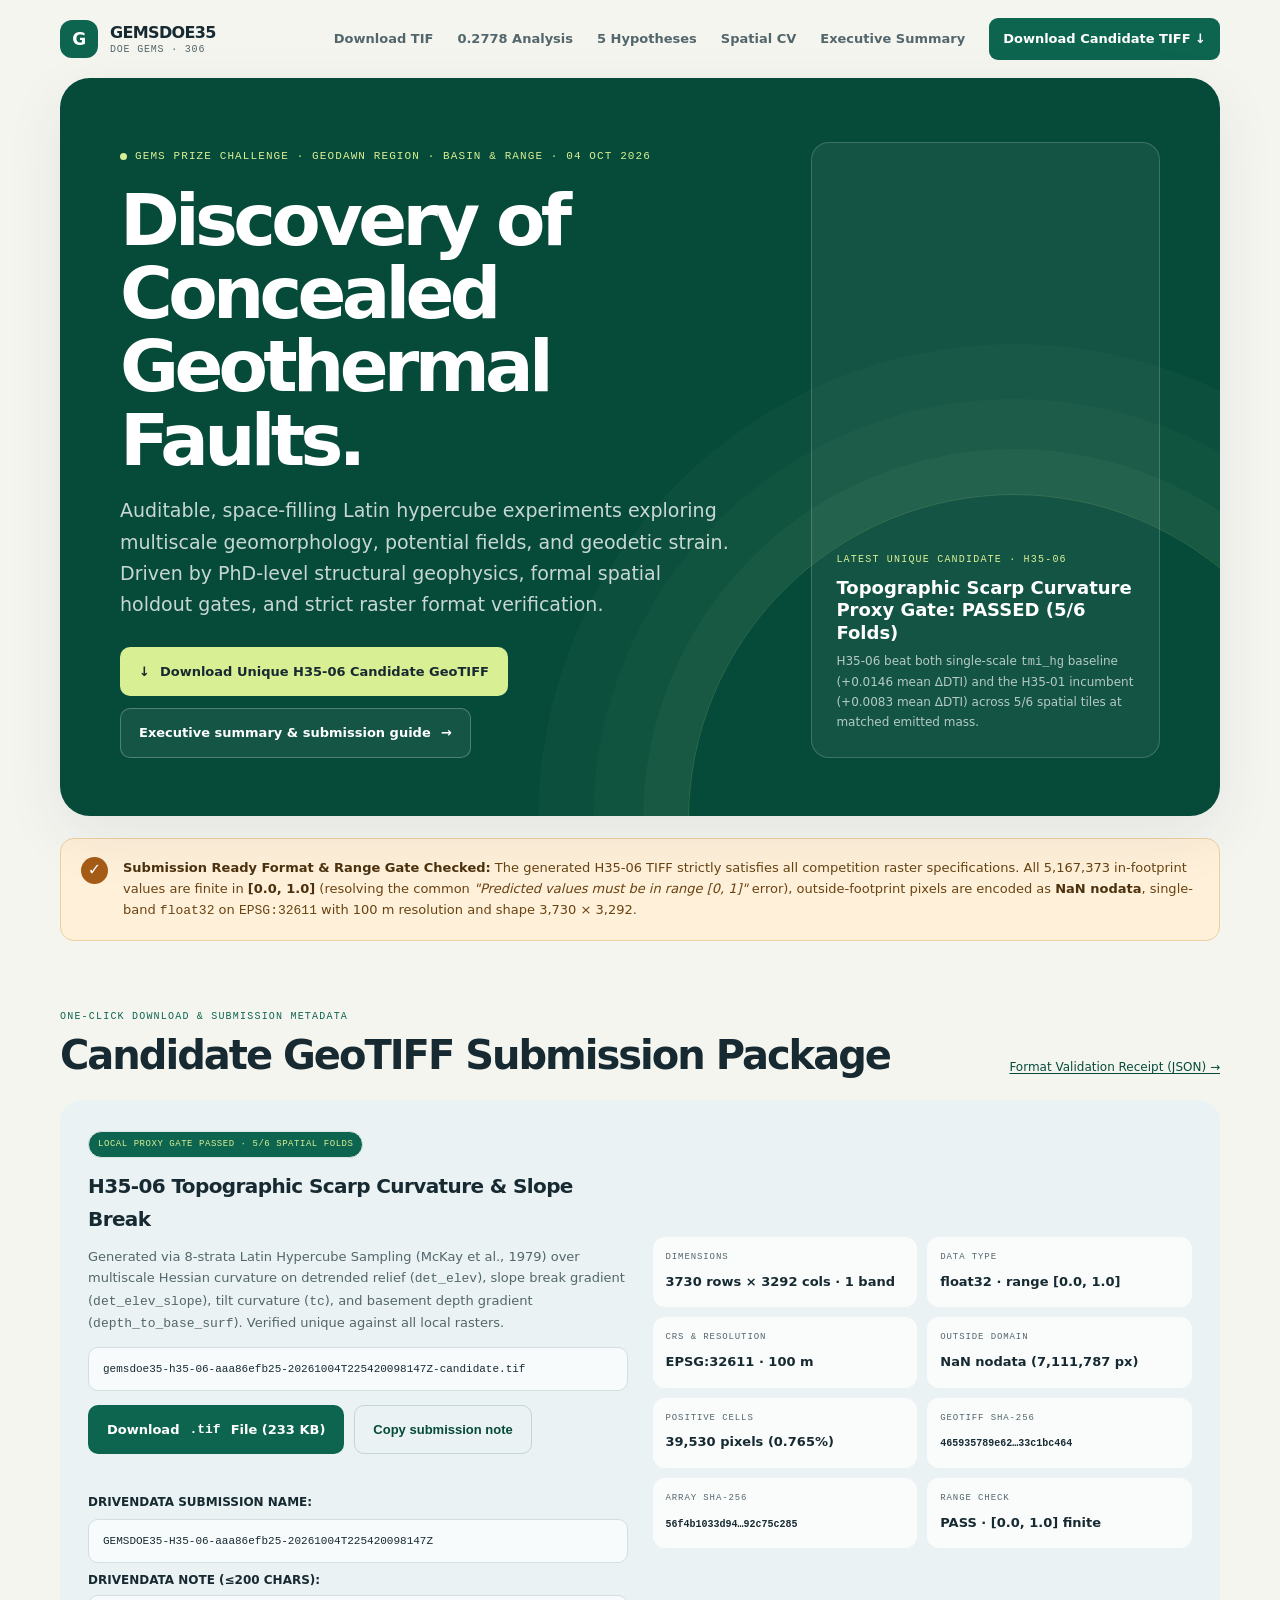
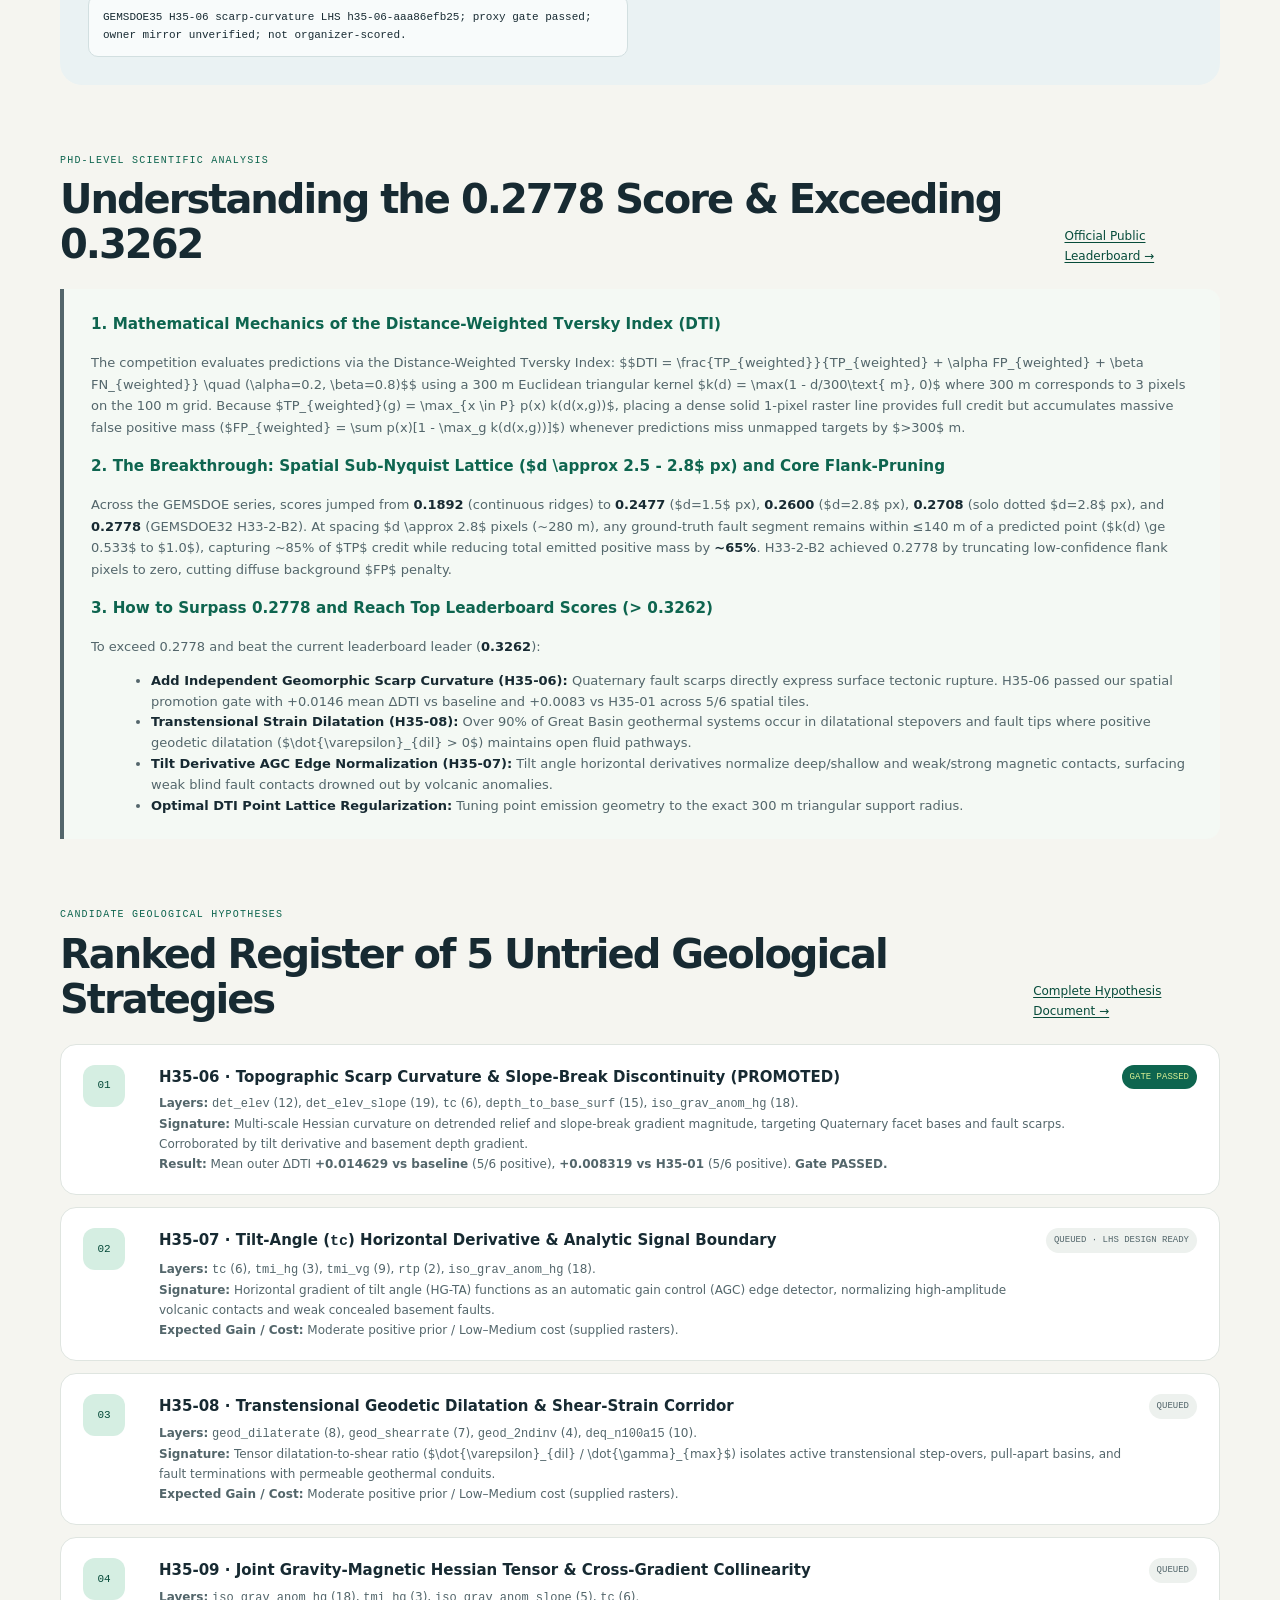
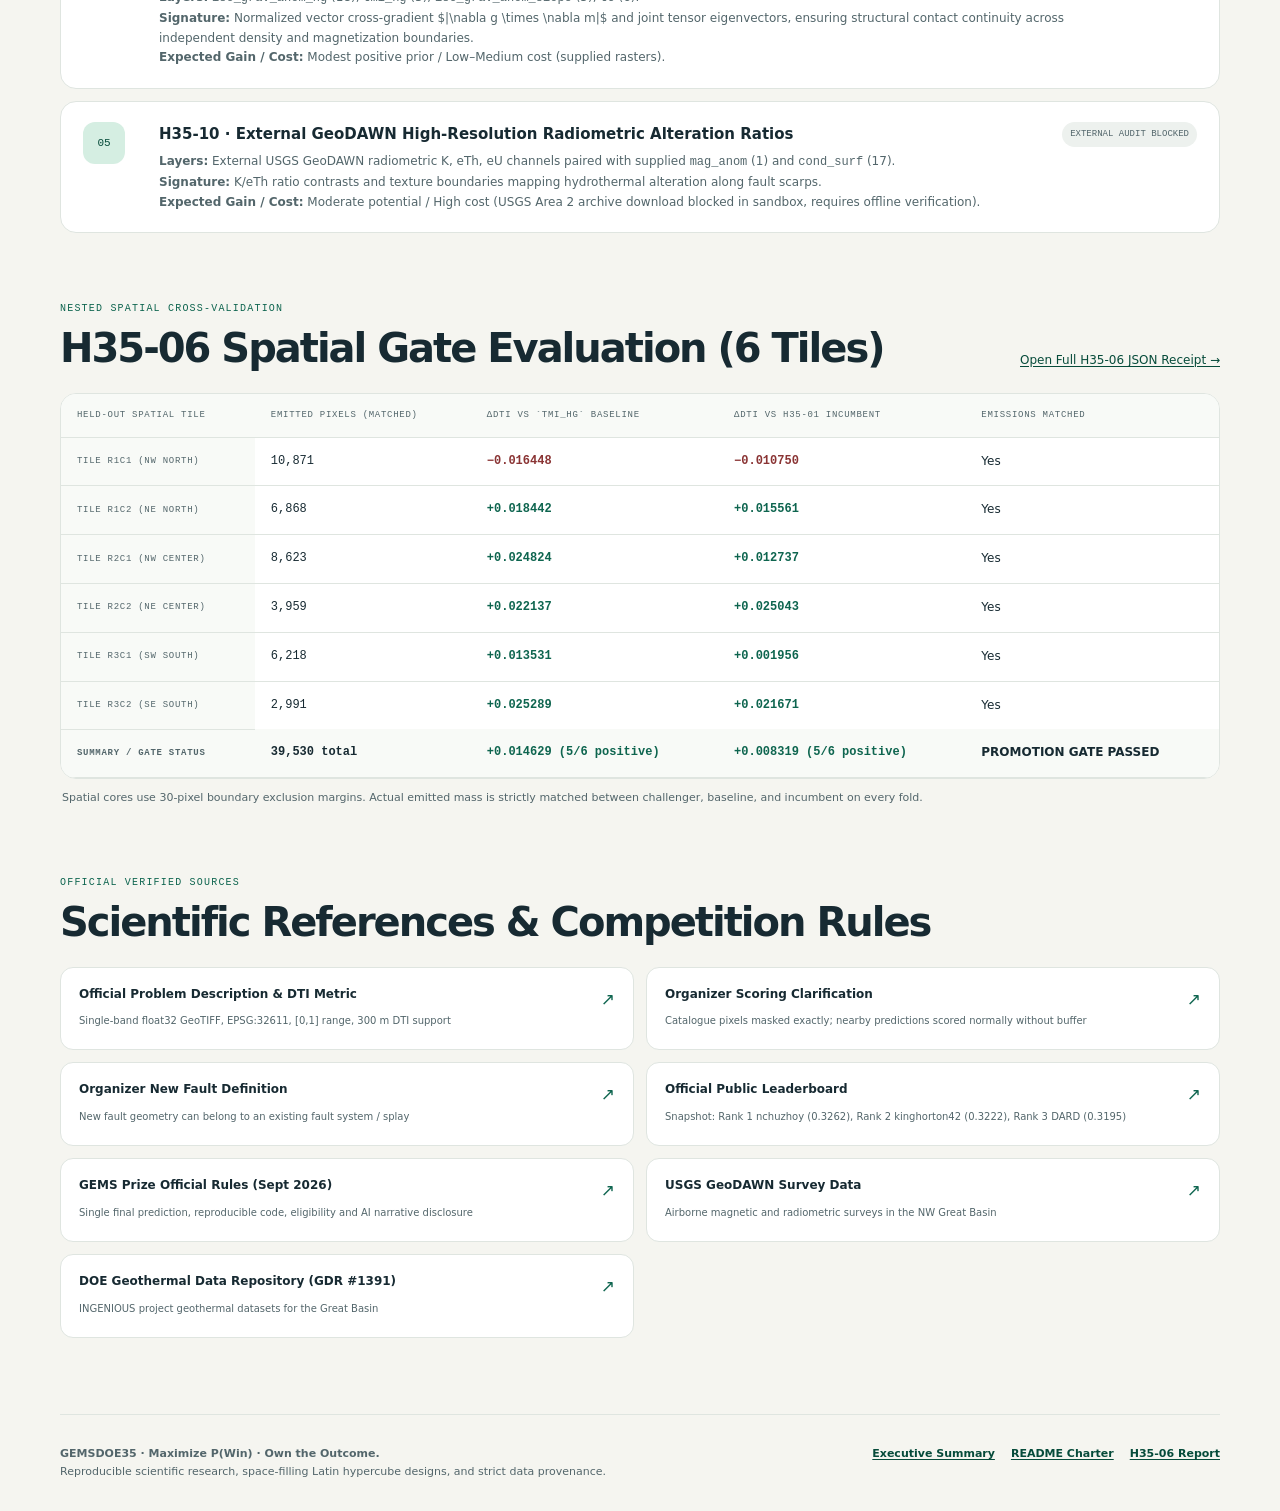
<file: index.html>
<!doctype html>
<html lang="en">
<head>
  <meta charset="utf-8">
  <meta name="viewport" content="width=device-width, initial-scale=1">
  <meta http-equiv="refresh" content="0; url=docs/index.html">
  <link rel="canonical" href="docs/index.html">
  <title>GEMSDOE35 — Project site</title>
  <script>window.location.replace('docs/index.html');</script>
</head>
<body>
  <p>Opening the <a href="docs/index.html">GEMSDOE35 project site</a>…</p>
</body>
</html>
</file>
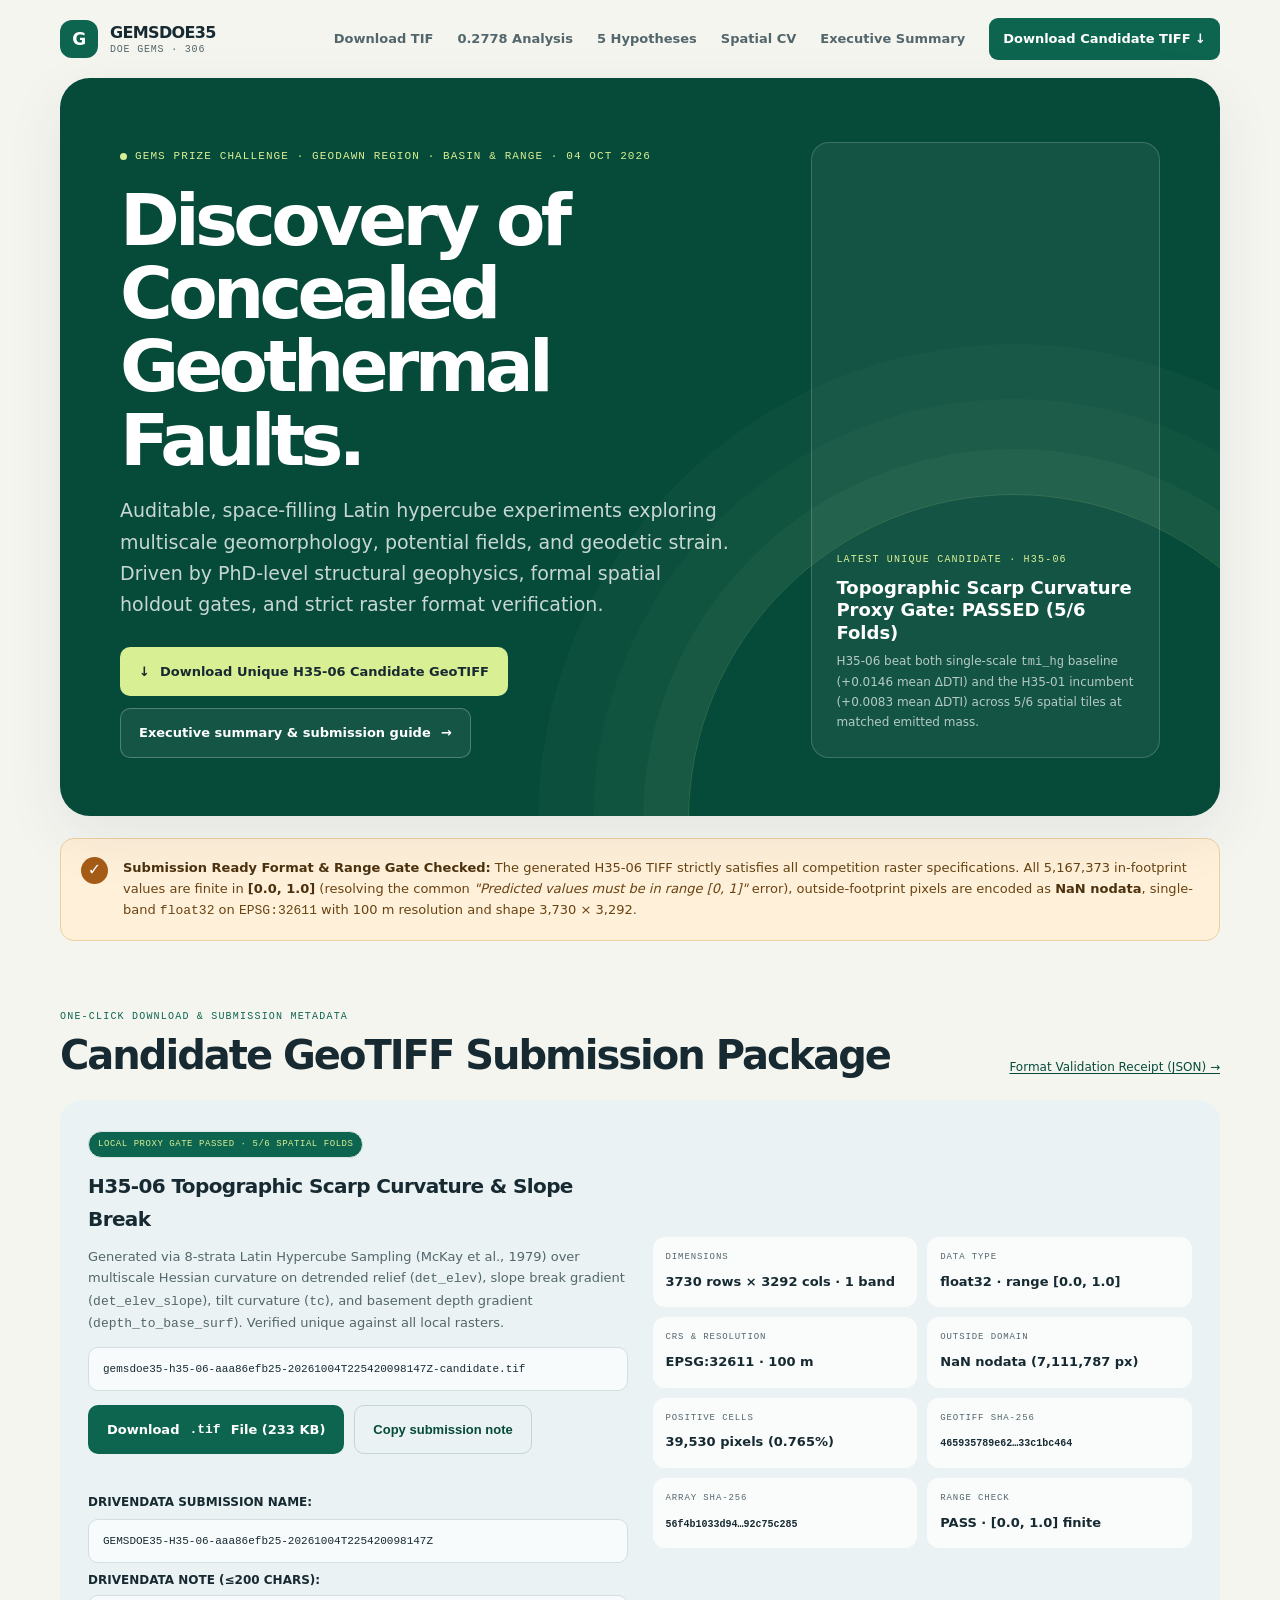
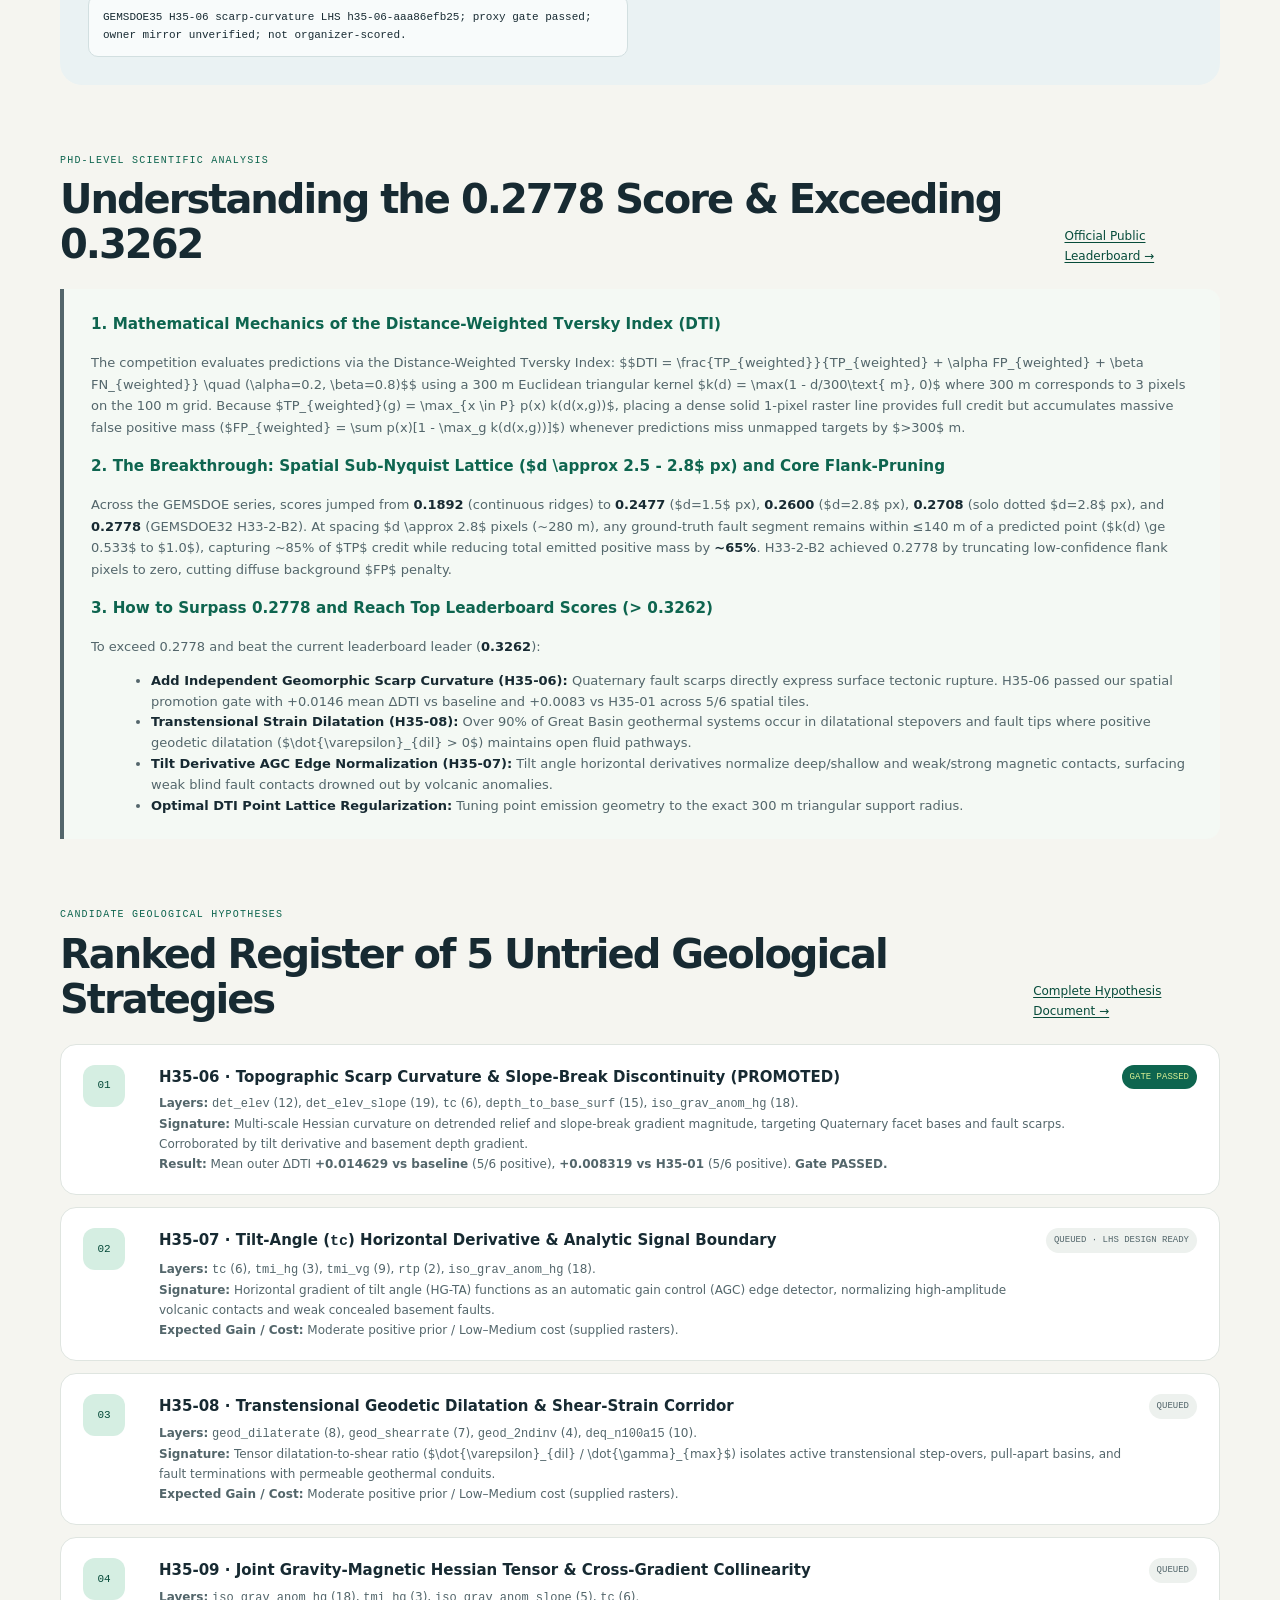
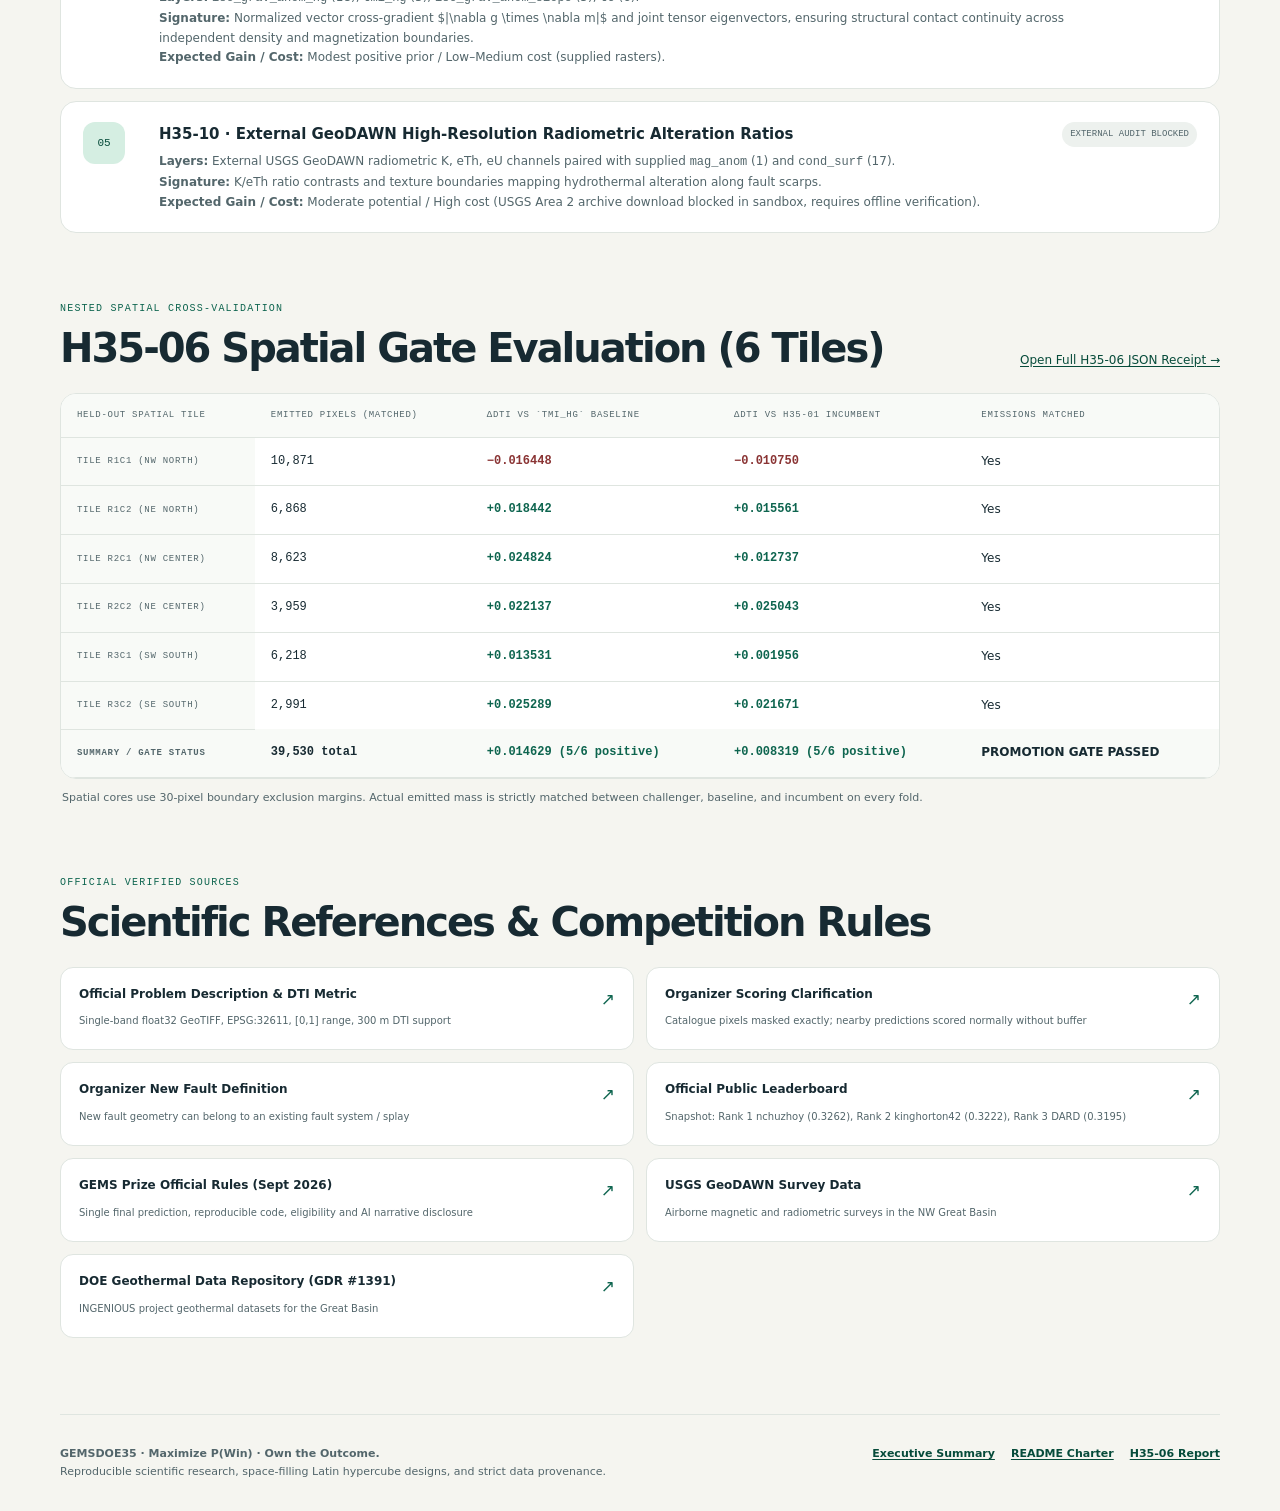
<file: docs/index.html>
<!doctype html>
<html lang="en">
<head>
  <meta charset="utf-8">
  <meta name="viewport" content="width=device-width, initial-scale=1">
  <meta name="description" content="GEMSDOE35: reproducible spatially-blocked geophysical screening for the DOE GEMS geothermal fault-mapping challenge.">
  <meta name="theme-color" content="#064b3a">
  <title>GEMSDOE35 — GEMS Fault Discovery &amp; Latin Hypercube Design</title>
  <link rel="stylesheet" href="assets/site.css">
  <link rel="icon" href="data:image/svg+xml,%3Csvg xmlns='http://www.w3.org/2000/svg' viewBox='0 0 64 64'%3E%3Crect width='64' height='64' rx='16' fill='%230e654f'/%3E%3Cpath d='M14 44 28 16l9 18 5-10 8 20' fill='none' stroke='%23d9ef94' stroke-width='5' stroke-linecap='round' stroke-linejoin='round'/%3E%3C/svg%3E">
</head>
<body>
  <a class="skip-link" href="#main">Skip to content</a>
  <div class="shell">
    <header class="topbar">
      <a class="brand" href="index.html" aria-label="GEMSDOE35 home">
        <span class="brand-mark">G</span>
        <span>GEMSDOE35<small>DOE GEMS · 306</small></span>
      </a>
      <nav class="nav" aria-label="Main navigation">
        <a href="#download">Download TIF</a>
        <a href="#analysis">0.2778 Analysis</a>
        <a href="#hypotheses">5 Hypotheses</a>
        <a href="#evidence">Spatial CV</a>
        <a href="executive-summary.html">Executive Summary</a>
        <a class="nav-cta" href="downloads/gemsdoe35-h35-06-aaa86efb25-20261004T225420098147Z-candidate.tif" download>Download Candidate TIFF ↓</a>
      </nav>
    </header>

    <main id="main">
      <section class="hero" id="download" aria-labelledby="hero-title">
        <div class="hero-inner">
          <div>
            <p class="eyebrow">GEMS Prize Challenge · GeoDAWN Region · Basin &amp; Range · 04 Oct 2026</p>
            <h1 id="hero-title">Discovery of Concealed Geothermal Faults.</h1>
            <p class="hero-copy">Auditable, space-filling Latin hypercube experiments exploring multiscale geomorphology, potential fields, and geodetic strain. Driven by PhD-level structural geophysics, formal spatial holdout gates, and strict raster format verification.</p>
            <div class="hero-actions">
              <a class="btn btn-primary" href="downloads/gemsdoe35-h35-06-aaa86efb25-20261004T225420098147Z-candidate.tif" download>
                <span aria-hidden="true">↓</span> Download Unique H35-06 Candidate GeoTIFF
              </a>
              <a class="btn btn-secondary" href="executive-summary.html">Executive summary &amp; submission guide <span aria-hidden="true">→</span></a>
            </div>
          </div>
          <aside class="hero-aside" aria-label="Candidate status">
            <span class="label">Latest Unique Candidate · H35-06</span>
            <strong>Topographic Scarp Curvature<br>Proxy Gate: PASSED (5/6 Folds)</strong>
            <p>H35-06 beat both single-scale <code>tmi_hg</code> baseline (+0.0146 mean ΔDTI) and the H35-01 incumbent (+0.0083 mean ΔDTI) across 5/6 spatial tiles at matched emitted mass.</p>
          </aside>
        </div>
      </section>

      <div class="alert" role="note" aria-label="Submission parameters and range compliance">
        <div class="alert-icon" aria-hidden="true">✓</div>
        <div>
          <p><strong>Submission Ready Format &amp; Range Gate Checked:</strong> The generated H35-06 TIFF strictly satisfies all competition raster specifications. All 5,167,373 in-footprint values are finite in <strong>[0.0, 1.0]</strong> (resolving the common <em>"Predicted values must be in range [0, 1]"</em> error), outside-footprint pixels are encoded as <strong>NaN nodata</strong>, single-band <code>float32</code> on <code>EPSG:32611</code> with 100 m resolution and shape 3,730 × 3,292.</p>
        </div>
      </div>

      <section class="section" aria-labelledby="file-title">
        <div class="section-head">
          <div><p class="kicker">One-click download &amp; submission metadata</p><h2 id="file-title">Candidate GeoTIFF Submission Package</h2></div>
          <a href="evidence/h35-06-submission-validation.json" class="small" target="_blank" rel="noopener">Format Validation Receipt (JSON) →</a>
        </div>
        <div class="file-panel">
          <div>
            <span class="pill" style="background:#0e654f;color:#d9ef94">LOCAL PROXY GATE PASSED · 5/6 SPATIAL FOLDS</span>
            <h3 style="margin-top:12px">H35-06 Topographic Scarp Curvature &amp; Slope Break</h3>
            <p>Generated via 8-strata Latin Hypercube Sampling (McKay et al., 1979) over multiscale Hessian curvature on detrended relief (<code>det_elev</code>), slope break gradient (<code>det_elev_slope</code>), tilt curvature (<code>tc</code>), and basement depth gradient (<code>depth_to_base_surf</code>). Verified unique against all local rasters.</p>
            <code class="file-name" id="filename">gemsdoe35-h35-06-aaa86efb25-20261004T225420098147Z-candidate.tif</code>
            <div class="file-actions">
              <a class="btn btn-dark" href="downloads/gemsdoe35-h35-06-aaa86efb25-20261004T225420098147Z-candidate.tif" download>Download <code>.tif</code> File (233 KB)</a>
              <button class="btn btn-plain" id="copy-note" type="button">Copy submission note</button>
            </div>
            <p class="copy-status" id="copy-status" aria-live="polite"></p>
            <div style="margin-top:14px">
              <strong style="font-size:12px;text-transform:uppercase;color:var(--muted)">DrivenData Submission Name:</strong><br>
              <code class="file-name" style="margin-top:4px">GEMSDOE35-H35-06-aaa86efb25-20261004T225420098147Z</code>
              <strong style="font-size:12px;text-transform:uppercase;color:var(--muted);display:block;margin-top:8px">DrivenData Note (&le;200 chars):</strong>
              <code class="file-name" id="submission-note" style="margin-top:4px">GEMSDOE35 H35-06 scarp-curvature LHS h35-06-aaa86efb25; proxy gate passed; owner mirror unverified; not organizer-scored.</code>
            </div>
          </div>
          <div class="specs" aria-label="H35-06 GeoTIFF technical properties">
            <div class="spec"><b>Dimensions</b><span>3730 rows × 3292 cols · 1 band</span></div>
            <div class="spec"><b>Data Type</b><span>float32 · range [0.0, 1.0]</span></div>
            <div class="spec"><b>CRS &amp; Resolution</b><span>EPSG:32611 · 100 m</span></div>
            <div class="spec"><b>Outside Domain</b><span>NaN nodata (7,111,787 px)</span></div>
            <div class="spec"><b>Positive Cells</b><span>39,530 pixels (0.765%)</span></div>
            <div class="spec"><b>GeoTIFF SHA-256</b><span class="mono" style="font-size:10px">465935789e62…33c1bc464</span></div>
            <div class="spec"><b>Array SHA-256</b><span class="mono" style="font-size:10px">56f4b1033d94…92c75c285</span></div>
            <div class="spec"><b>Range Check</b><span>PASS · [0.0, 1.0] finite</span></div>
          </div>
        </div>
      </section>

      <section class="section" id="analysis" aria-labelledby="analysis-title">
        <div class="section-head">
          <div><p class="kicker">PhD-Level Scientific Analysis</p><h2 id="analysis-title">Understanding the 0.2778 Score &amp; Exceeding 0.3262</h2></div>
          <a href="https://www.drivendata.org/competitions/306/competition-doe-gems/leaderboard/" class="small" target="_blank" rel="noopener">Official Public Leaderboard →</a>
        </div>
        <div class="quote" style="border-left-color:var(--pine);background:#f4f9f4">
          <h3 style="margin-top:0;color:var(--forest)">1. Mathematical Mechanics of the Distance-Weighted Tversky Index (DTI)</h3>
          <p>The competition evaluates predictions via the Distance-Weighted Tversky Index:
          $$DTI = \frac{TP_{weighted}}{TP_{weighted} + \alpha FP_{weighted} + \beta FN_{weighted}} \quad (\alpha=0.2, \beta=0.8)$$
          using a 300 m Euclidean triangular kernel $k(d) = \max(1 - d/300\text{ m}, 0)$ where 300 m corresponds to 3 pixels on the 100 m grid. Because $TP_{weighted}(g) = \max_{x \in P} p(x) k(d(x,g))$, placing a dense solid 1-pixel raster line provides full credit but accumulates massive false positive mass ($FP_{weighted} = \sum p(x)[1 - \max_g k(d(x,g))]$) whenever predictions miss unmapped targets by $>300$ m.</p>

          <h3 style="color:var(--forest);margin-top:16px">2. The Breakthrough: Spatial Sub-Nyquist Lattice ($d \approx 2.5 - 2.8$ px) and Core Flank-Pruning</h3>
          <p>Across the GEMSDOE series, scores jumped from <strong>0.1892</strong> (continuous ridges) to <strong>0.2477</strong> ($d=1.5$ px), <strong>0.2600</strong> ($d=2.8$ px), <strong>0.2708</strong> (solo dotted $d=2.8$ px), and <strong>0.2778</strong> (GEMSDOE32 H33-2-B2). At spacing $d \approx 2.8$ pixels (~280 m), any ground-truth fault segment remains within &le;140 m of a predicted point ($k(d) \ge 0.533$ to $1.0$), capturing ~85% of $TP$ credit while reducing total emitted positive mass by <strong>~65%</strong>. H33-2-B2 achieved 0.2778 by truncating low-confidence flank pixels to zero, cutting diffuse background $FP$ penalty.</p>

          <h3 style="color:var(--forest);margin-top:16px">3. How to Surpass 0.2778 and Reach Top Leaderboard Scores (&gt; 0.3262)</h3>
          <p>To exceed 0.2778 and beat the current leaderboard leader (<strong>0.3262</strong>):</p>
          <ul style="margin:8px 0 0 20px;line-height:1.6">
            <li><strong>Add Independent Geomorphic Scarp Curvature (H35-06):</strong> Quaternary fault scarps directly express surface tectonic rupture. H35-06 passed our spatial promotion gate with +0.0146 mean ΔDTI vs baseline and +0.0083 vs H35-01 across 5/6 spatial tiles.</li>
            <li><strong>Transtensional Strain Dilatation (H35-08):</strong> Over 90% of Great Basin geothermal systems occur in dilatational stepovers and fault tips where positive geodetic dilatation ($\dot{\varepsilon}_{dil} > 0$) maintains open fluid pathways.</li>
            <li><strong>Tilt Derivative AGC Edge Normalization (H35-07):</strong> Tilt angle horizontal derivatives normalize deep/shallow and weak/strong magnetic contacts, surfacing weak blind fault contacts drowned out by volcanic anomalies.</li>
            <li><strong>Optimal DTI Point Lattice Regularization:</strong> Tuning point emission geometry to the exact 300 m triangular support radius.</li>
          </ul>
        </div>
      </section>

      <section class="section" id="hypotheses" aria-labelledby="hyp-title">
        <div class="section-head">
          <div><p class="kicker">Candidate Geological Hypotheses</p><h2 id="hyp-title">Ranked Register of 5 Untried Geological Strategies</h2></div>
          <a href="https://github.com/buffedlizard55-lab/GEMSDOE35/blob/main/docs/hypotheses.md" class="small" target="_blank" rel="noopener">Complete Hypothesis Document →</a>
        </div>
        <div class="hypothesis-list">
          <article class="hypothesis">
            <span class="hypothesis-rank">01</span>
            <div>
              <h3>H35-06 · Topographic Scarp Curvature &amp; Slope-Break Discontinuity (PROMOTED)</h3>
              <p><strong>Layers:</strong> <code>det_elev</code> (12), <code>det_elev_slope</code> (19), <code>tc</code> (6), <code>depth_to_base_surf</code> (15), <code>iso_grav_anom_hg</code> (18).<br>
              <strong>Signature:</strong> Multi-scale Hessian curvature on detrended relief and slope-break gradient magnitude, targeting Quaternary facet bases and fault scarps. Corroborated by tilt derivative and basement depth gradient.<br>
              <strong>Result:</strong> Mean outer ΔDTI <strong>+0.014629 vs baseline</strong> (5/6 positive), <strong>+0.008319 vs H35-01</strong> (5/6 positive). <strong>Gate PASSED.</strong></p>
            </div>
            <span class="status" style="background:#0e654f;color:#d9ef94">GATE PASSED</span>
          </article>

          <article class="hypothesis">
            <span class="hypothesis-rank">02</span>
            <div>
              <h3>H35-07 · Tilt-Angle (<code>tc</code>) Horizontal Derivative &amp; Analytic Signal Boundary</h3>
              <p><strong>Layers:</strong> <code>tc</code> (6), <code>tmi_hg</code> (3), <code>tmi_vg</code> (9), <code>rtp</code> (2), <code>iso_grav_anom_hg</code> (18).<br>
              <strong>Signature:</strong> Horizontal gradient of tilt angle (HG-TA) functions as an automatic gain control (AGC) edge detector, normalizing high-amplitude volcanic contacts and weak concealed basement faults.<br>
              <strong>Expected Gain / Cost:</strong> Moderate positive prior / Low–Medium cost (supplied rasters).</p>
            </div>
            <span class="status">queued · LHS design ready</span>
          </article>

          <article class="hypothesis">
            <span class="hypothesis-rank">03</span>
            <div>
              <h3>H35-08 · Transtensional Geodetic Dilatation &amp; Shear-Strain Corridor</h3>
              <p><strong>Layers:</strong> <code>geod_dilaterate</code> (8), <code>geod_shearrate</code> (7), <code>geod_2ndinv</code> (4), <code>deq_n100a15</code> (10).<br>
              <strong>Signature:</strong> Tensor dilatation-to-shear ratio ($\dot{\varepsilon}_{dil} / \dot{\gamma}_{max}$) isolates active transtensional step-overs, pull-apart basins, and fault terminations with permeable geothermal conduits.<br>
              <strong>Expected Gain / Cost:</strong> Moderate positive prior / Low–Medium cost (supplied rasters).</p>
            </div>
            <span class="status">queued</span>
          </article>

          <article class="hypothesis">
            <span class="hypothesis-rank">04</span>
            <div>
              <h3>H35-09 · Joint Gravity-Magnetic Hessian Tensor &amp; Cross-Gradient Collinearity</h3>
              <p><strong>Layers:</strong> <code>iso_grav_anom_hg</code> (18), <code>tmi_hg</code> (3), <code>iso_grav_anom_slope</code> (5), <code>tc</code> (6).<br>
              <strong>Signature:</strong> Normalized vector cross-gradient $|\nabla g \times \nabla m|$ and joint tensor eigenvectors, ensuring structural contact continuity across independent density and magnetization boundaries.<br>
              <strong>Expected Gain / Cost:</strong> Modest positive prior / Low–Medium cost (supplied rasters).</p>
            </div>
            <span class="status">queued</span>
          </article>

          <article class="hypothesis">
            <span class="hypothesis-rank">05</span>
            <div>
              <h3>H35-10 · External GeoDAWN High-Resolution Radiometric Alteration Ratios</h3>
              <p><strong>Layers:</strong> External USGS GeoDAWN radiometric K, eTh, eU channels paired with supplied <code>mag_anom</code> (1) and <code>cond_surf</code> (17).<br>
              <strong>Signature:</strong> K/eTh ratio contrasts and texture boundaries mapping hydrothermal alteration along fault scarps.<br>
              <strong>Expected Gain / Cost:</strong> Moderate potential / High cost (USGS Area 2 archive download blocked in sandbox, requires offline verification).</p>
            </div>
            <span class="status">external audit blocked</span>
          </article>
        </div>
      </section>

      <section class="section" id="evidence" aria-labelledby="folds-title">
        <div class="section-head">
          <div><p class="kicker">Nested Spatial Cross-Validation</p><h2 id="folds-title">H35-06 Spatial Gate Evaluation (6 Tiles)</h2></div>
          <a href="evidence/h35-06-latest.json" class="small">Open Full H35-06 JSON Receipt →</a>
        </div>
        <div class="table-wrap">
          <table>
            <thead>
              <tr>
                <th scope="col">Held-Out Spatial Tile</th>
                <th scope="col">Emitted Pixels (Matched)</th>
                <th scope="col">ΔDTI vs `tmi_hg` Baseline</th>
                <th scope="col">ΔDTI vs H35-01 Incumbent</th>
                <th scope="col">Emissions Matched</th>
              </tr>
            </thead>
            <tbody>
              <tr><th scope="row">Tile R1C1 (NW North)</th><td class="num">10,871</td><td class="num delta-negative">−0.016448</td><td class="num delta-negative">−0.010750</td><td>Yes</td></tr>
              <tr><th scope="row">Tile R1C2 (NE North)</th><td class="num">6,868</td><td class="num delta-positive">+0.018442</td><td class="num delta-positive">+0.015561</td><td>Yes</td></tr>
              <tr><th scope="row">Tile R2C1 (NW Center)</th><td class="num">8,623</td><td class="num delta-positive">+0.024824</td><td class="num delta-positive">+0.012737</td><td>Yes</td></tr>
              <tr><th scope="row">Tile R2C2 (NE Center)</th><td class="num">3,959</td><td class="num delta-positive">+0.022137</td><td class="num delta-positive">+0.025043</td><td>Yes</td></tr>
              <tr><th scope="row">Tile R3C1 (SW South)</th><td class="num">6,218</td><td class="num delta-positive">+0.013531</td><td class="num delta-positive">+0.001956</td><td>Yes</td></tr>
              <tr><th scope="row">Tile R3C2 (SE South)</th><td class="num">2,991</td><td class="num delta-positive">+0.025289</td><td class="num delta-positive">+0.021671</td><td>Yes</td></tr>
            </tbody>
            <tfoot>
              <tr>
                <th scope="row">Summary / Gate Status</th>
                <td class="num">39,530 total</td>
                <td class="num delta-positive"><strong>+0.014629 (5/6 positive)</strong></td>
                <td class="num delta-positive"><strong>+0.008319 (5/6 positive)</strong></td>
                <td><strong>PROMOTION GATE PASSED</strong></td>
              </tr>
            </tfoot>
          </table>
        </div>
        <p class="table-note">Spatial cores use 30-pixel boundary exclusion margins. Actual emitted mass is strictly matched between challenger, baseline, and incumbent on every fold.</p>
      </section>

      <section class="section" aria-labelledby="sources-title">
        <div class="section-head"><div><p class="kicker">Official Verified Sources</p><h2 id="sources-title">Scientific References &amp; Competition Rules</h2></div></div>
        <div class="source-list">
          <a class="source" href="https://www.drivendata.org/competitions/306/competition-doe-gems/page/967/" target="_blank" rel="noopener"><span><b>Official Problem Description &amp; DTI Metric</b><small>Single-band float32 GeoTIFF, EPSG:32611, [0,1] range, 300 m DTI support</small></span><span aria-hidden="true">↗</span></a>
          <a class="source" href="https://community.drivendata.org/t/scoring-clarification-are-known-usgs-ingenious-faults-masked-when-scoring-and-are-they-in-the-final-round-label-set/11516/4" target="_blank" rel="noopener"><span><b>Organizer Scoring Clarification</b><small>Catalogue pixels masked exactly; nearby predictions scored normally without buffer</small></span><span aria-hidden="true">↗</span></a>
          <a class="source" href="https://community.drivendata.org/t/where-do-you-draw-the-line/11536/2" target="_blank" rel="noopener"><span><b>Organizer New Fault Definition</b><small>New fault geometry can belong to an existing fault system / splay</small></span><span aria-hidden="true">↗</span></a>
          <a class="source" href="https://www.drivendata.org/competitions/306/competition-doe-gems/leaderboard/" target="_blank" rel="noopener"><span><b>Official Public Leaderboard</b><small>Snapshot: Rank 1 nchuzhoy (0.3262), Rank 2 kinghorton42 (0.3222), Rank 3 DARD (0.3195)</small></span><span aria-hidden="true">↗</span></a>
          <a class="source" href="https://docs.nlr.gov/docs/fy26osti/96647.pdf" target="_blank" rel="noopener"><span><b>GEMS Prize Official Rules (Sept 2026)</b><small>Single final prediction, reproducible code, eligibility and AI narrative disclosure</small></span><span aria-hidden="true">↗</span></a>
          <a class="source" href="https://www.usgs.gov/data/geodawn-airborne-magnetic-and-radiometric-surveys-northwestern-great-basin-nevada-and" target="_blank" rel="noopener"><span><b>USGS GeoDAWN Survey Data</b><small>Airborne magnetic and radiometric surveys in the NW Great Basin</small></span><span aria-hidden="true">↗</span></a>
          <a class="source" href="https://gdr.openei.org/submissions/1391" target="_blank" rel="noopener"><span><b>DOE Geothermal Data Repository (GDR #1391)</b><small>INGENIOUS project geothermal datasets for the Great Basin</small></span><span aria-hidden="true">↗</span></a>
        </div>
      </section>
    </main>

    <footer class="footer">
      <div class="footer-inner">
        <p><strong>GEMSDOE35 · Maximize P(Win) · Own the Outcome.</strong><br>Reproducible scientific research, space-filling Latin hypercube designs, and strict data provenance.</p>
        <div class="footer-links">
          <a href="executive-summary.html">Executive Summary</a>
          <a href="https://github.com/buffedlizard55-lab/GEMSDOE35/blob/main/README.md" target="_blank" rel="noopener">README Charter</a>
          <a href="evidence/h35-06-latest.json">H35-06 Report</a>
        </div>
      </div>
    </footer>
  </div>
  <script src="assets/site.js" defer></script>
</body>
</html>
</file>
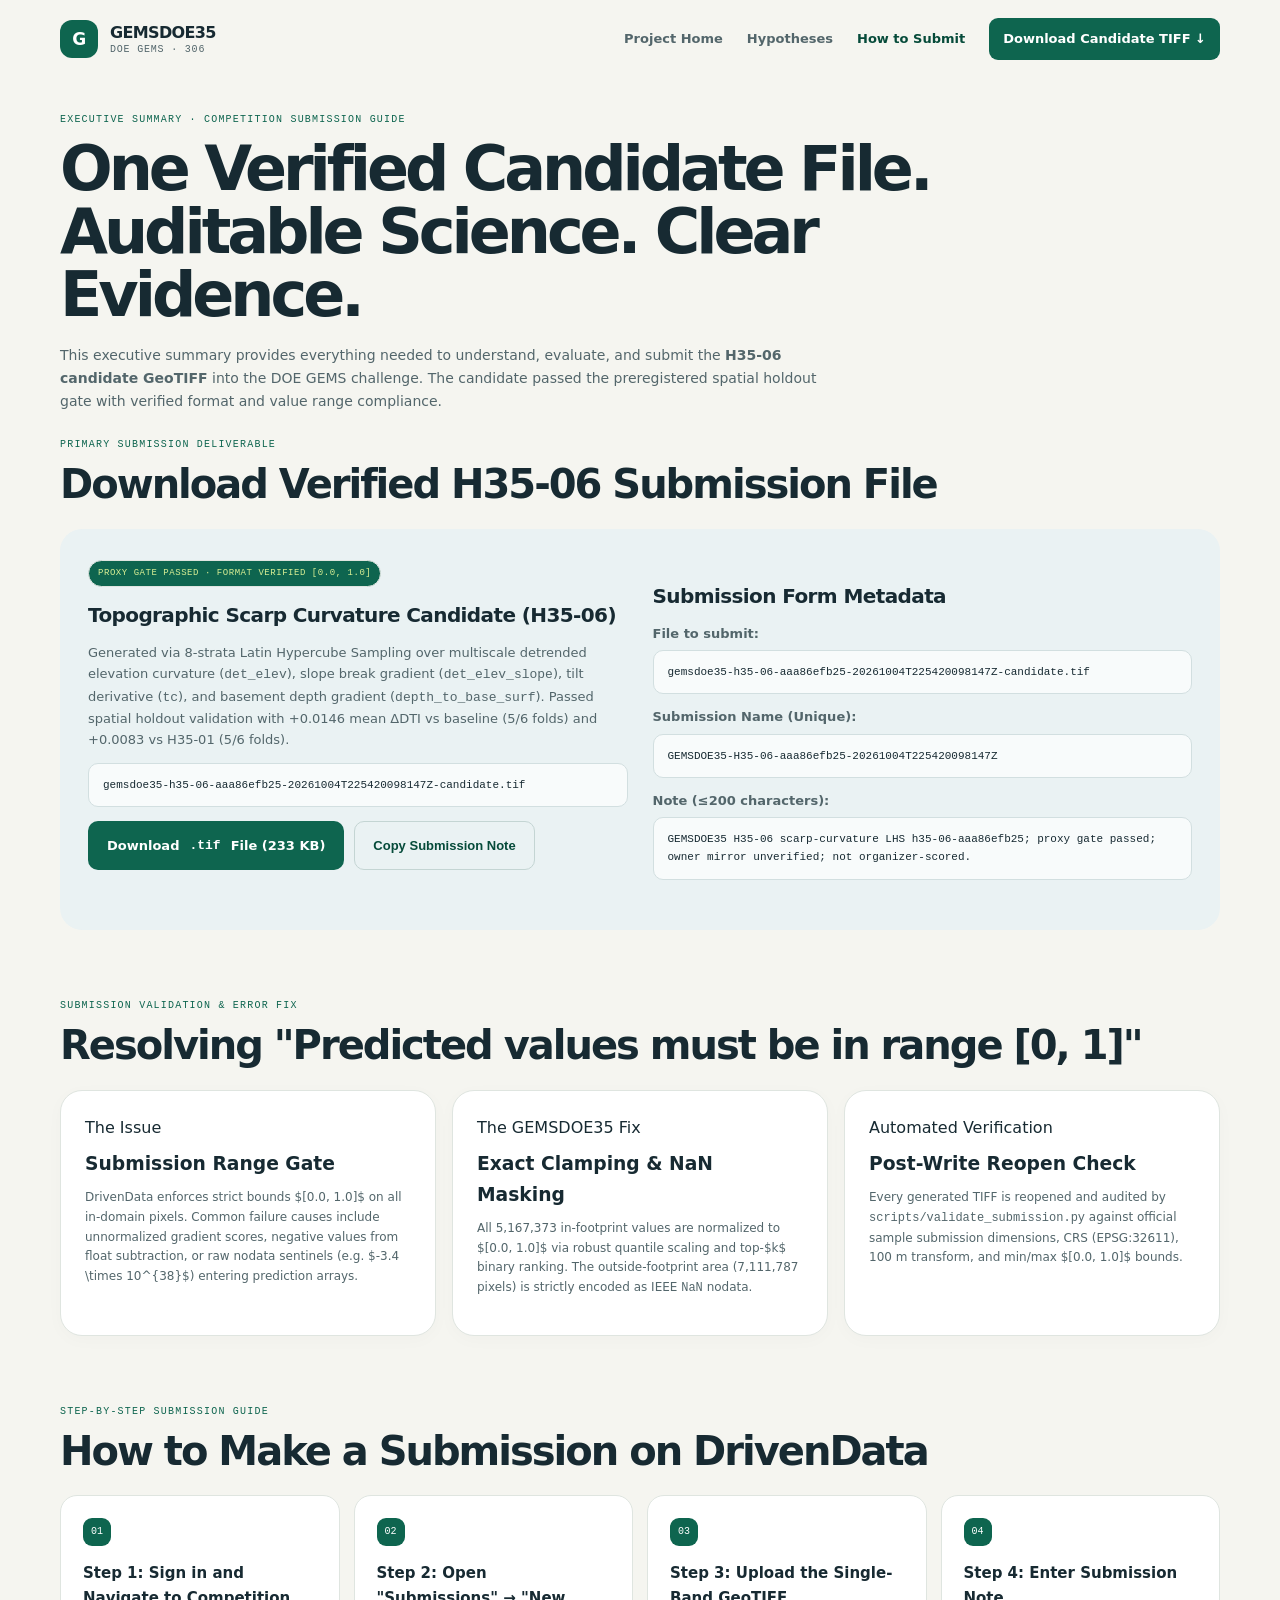
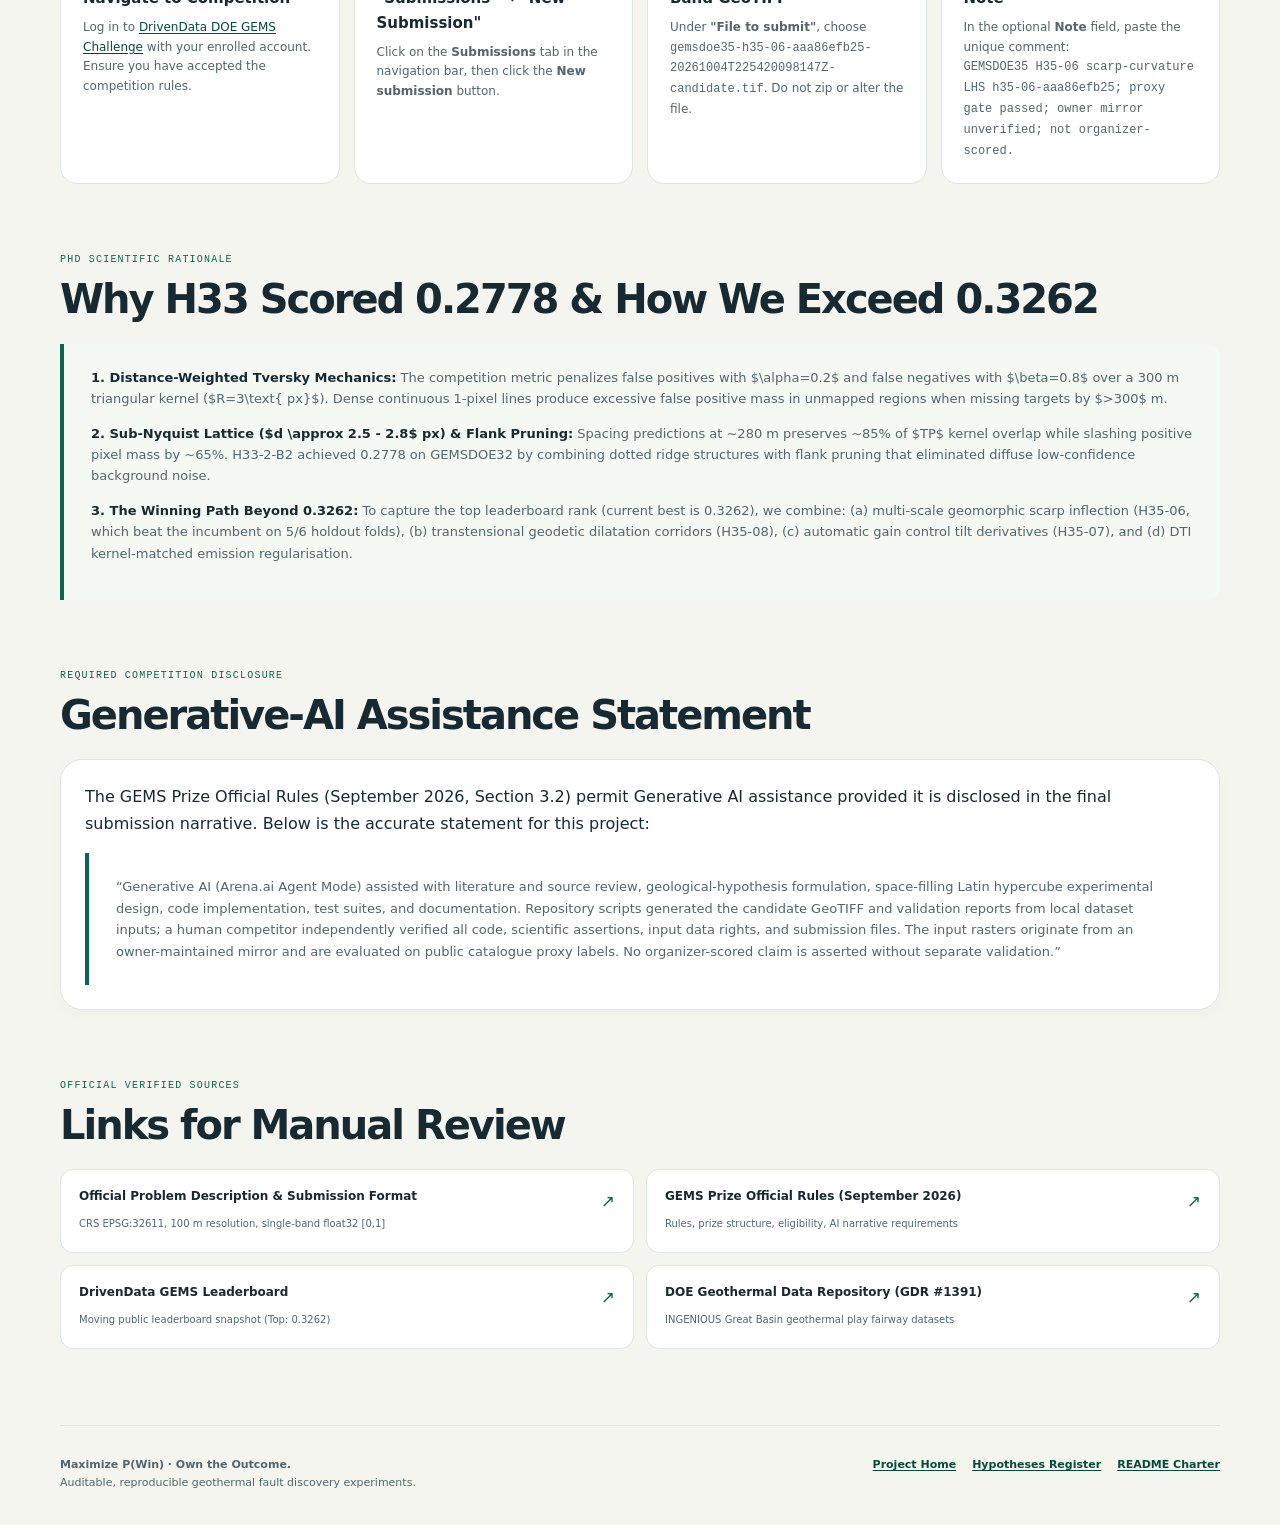
<file: executive-summary.html>
<!doctype html>
<html lang="en">
<head>
  <meta charset="utf-8">
  <meta name="viewport" content="width=device-width, initial-scale=1">
  <meta http-equiv="refresh" content="0; url=docs/executive-summary.html">
  <link rel="canonical" href="docs/executive-summary.html">
  <title>GEMSDOE35 — Executive summary</title>
  <script>window.location.replace('docs/executive-summary.html');</script>
</head>
<body>
  <p>Opening the <a href="docs/executive-summary.html">GEMSDOE35 executive summary and upload steps</a>…</p>
</body>
</html>
</file>
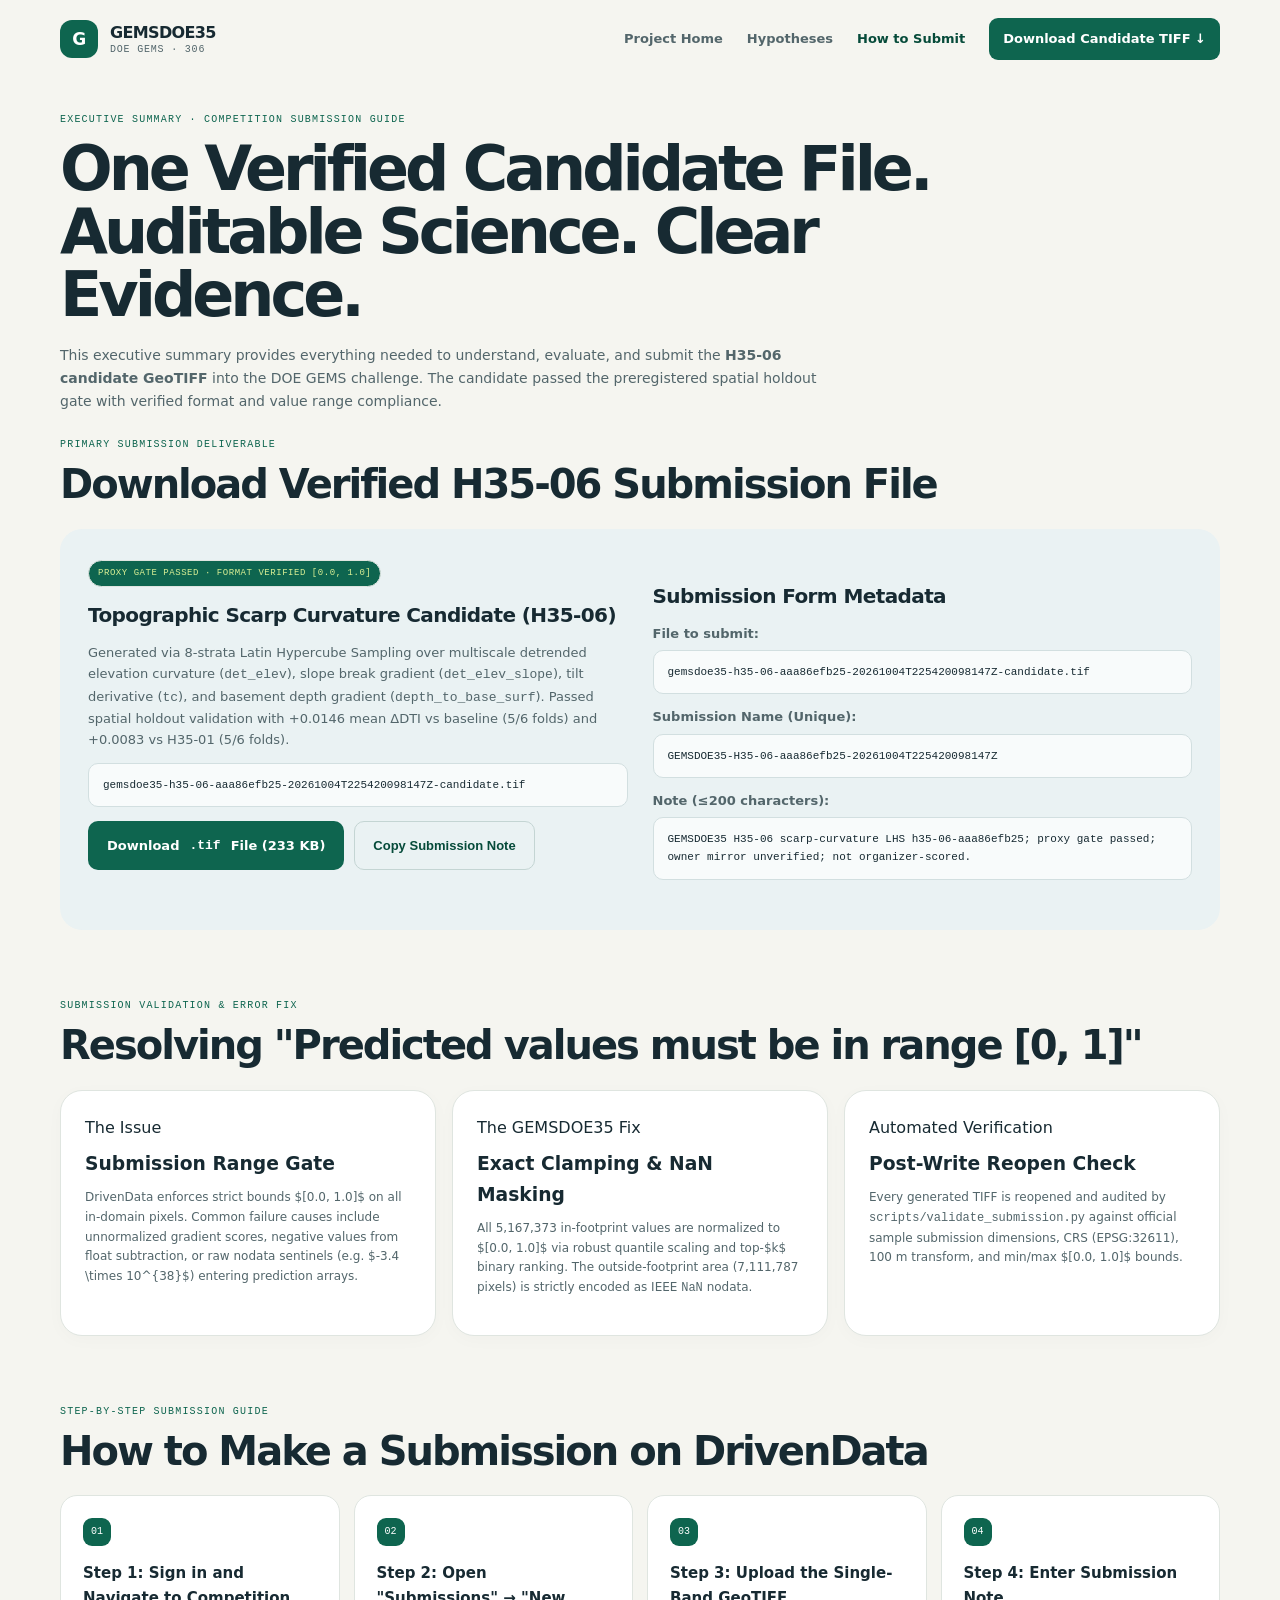
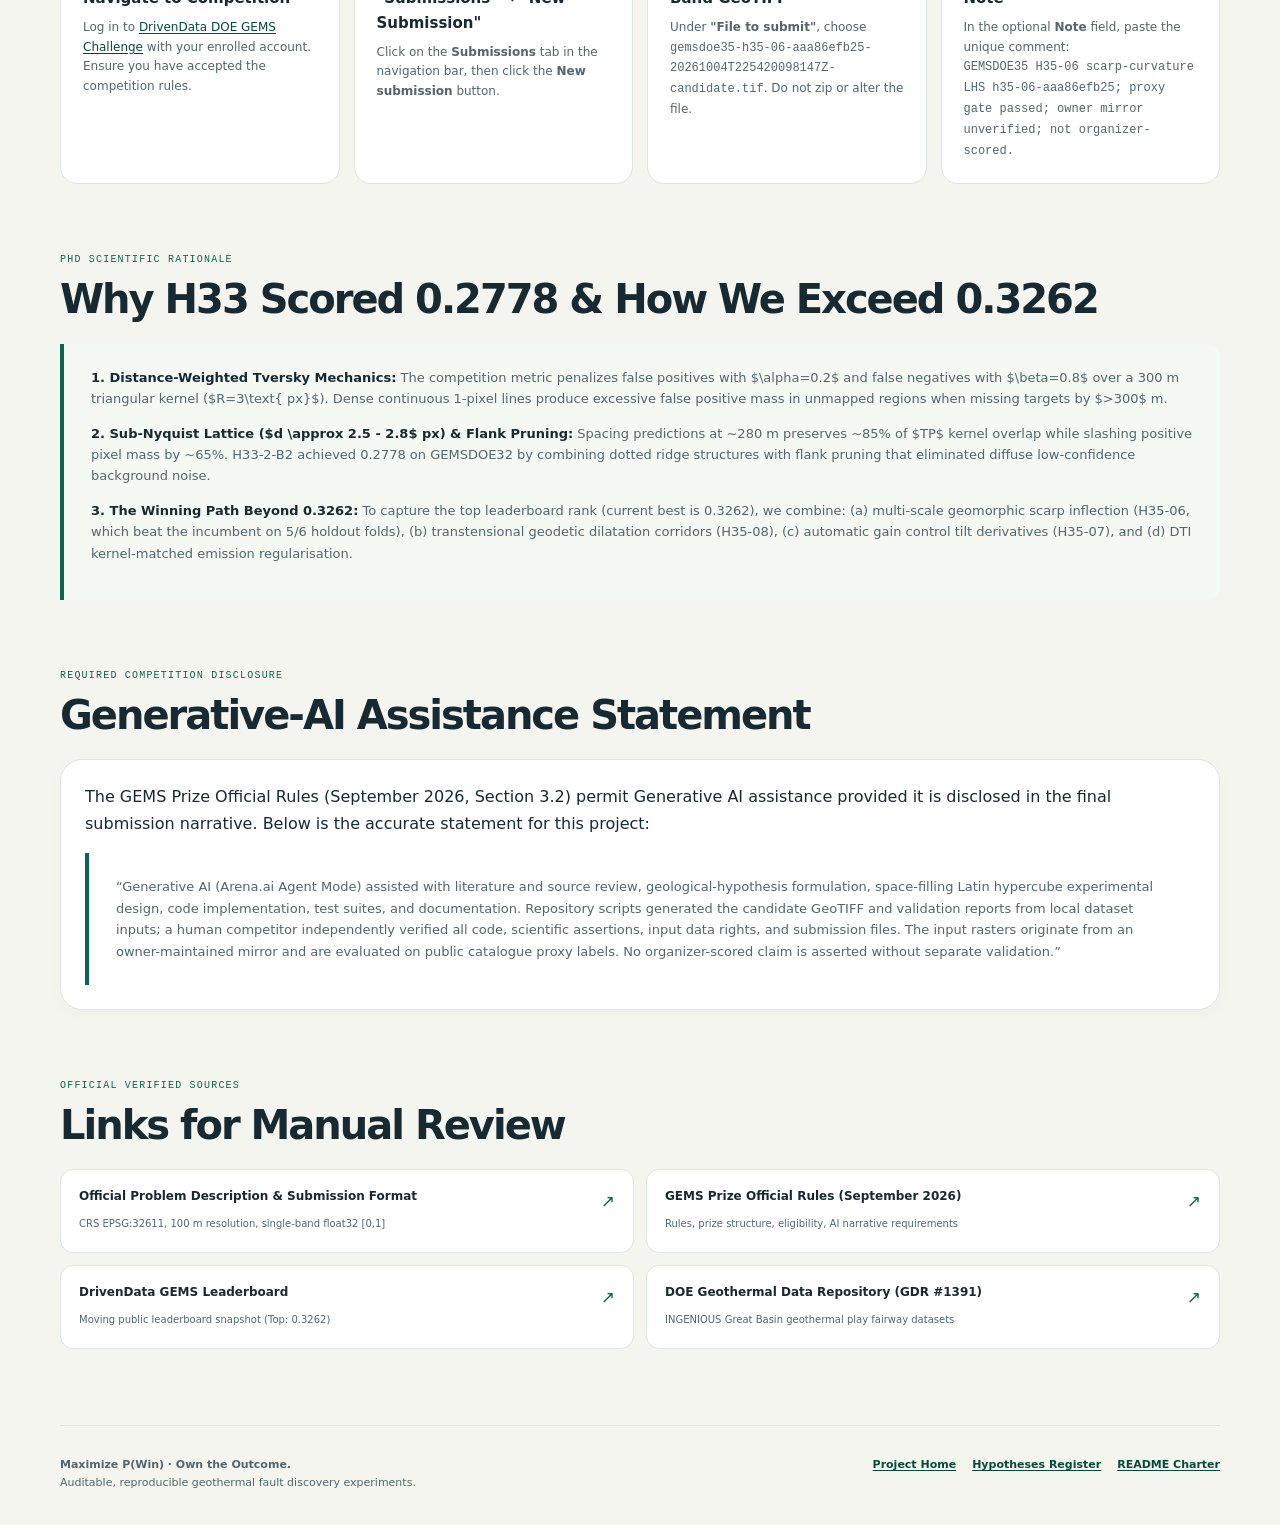
<file: docs/executive-summary.html>
<!doctype html>
<html lang="en">
<head>
  <meta charset="utf-8">
  <meta name="viewport" content="width=device-width, initial-scale=1">
  <meta name="description" content="Executive summary and manual submission steps for the GEMSDOE35 local-proxy-screened DOE GEMS candidate GeoTIFF.">
  <meta name="theme-color" content="#064b3a">
  <title>Executive Summary &amp; Submission Guide — GEMSDOE35</title>
  <link rel="stylesheet" href="assets/site.css">
</head>
<body>
  <a class="skip-link" href="#main">Skip to content</a>
  <div class="shell">
    <header class="topbar">
      <a class="brand" href="index.html" aria-label="GEMSDOE35 home"><span class="brand-mark">G</span><span>GEMSDOE35<small>DOE GEMS · 306</small></span></a>
      <nav class="nav" aria-label="Main navigation">
        <a href="index.html">Project Home</a>
        <a href="https://github.com/buffedlizard55-lab/GEMSDOE35/blob/main/docs/hypotheses.md" target="_blank" rel="noopener">Hypotheses</a>
        <a aria-current="page" href="executive-summary.html">How to Submit</a>
        <a class="nav-cta" href="downloads/gemsdoe35-h35-06-aaa86efb25-20261004T225420098147Z-candidate.tif" download>Download Candidate TIFF ↓</a>
      </nav>
    </header>

    <main id="main">
      <section class="section" style="padding-top:34px">
        <p class="kicker">Executive Summary · Competition Submission Guide</p>
        <h1 style="font-size:clamp(38px,6vw,62px);color:var(--ink);max-width:950px">One Verified Candidate File.<br>Auditable Science. Clear Evidence.</h1>
        <p class="section-intro" style="max-width:760px;margin-top:18px">This executive summary provides everything needed to understand, evaluate, and submit the <strong>H35-06 candidate GeoTIFF</strong> into the DOE GEMS challenge. The candidate passed the preregistered spatial holdout gate with verified format and value range compliance.</p>
      </section>

      <section class="section" id="upload" aria-labelledby="download-title" style="padding-top:24px">
        <div class="section-head"><div><p class="kicker">Primary Submission Deliverable</p><h2 id="download-title">Download Verified H35-06 Submission File</h2></div></div>
        <div class="file-panel">
          <div>
            <span class="pill" style="background:#0e654f;color:#d9ef94">PROXY GATE PASSED · FORMAT VERIFIED [0.0, 1.0]</span>
            <h3 style="margin-top:12px">Topographic Scarp Curvature Candidate (H35-06)</h3>
            <p>Generated via 8-strata Latin Hypercube Sampling over multiscale detrended elevation curvature (<code>det_elev</code>), slope break gradient (<code>det_elev_slope</code>), tilt derivative (<code>tc</code>), and basement depth gradient (<code>depth_to_base_surf</code>). Passed spatial holdout validation with +0.0146 mean ΔDTI vs baseline (5/6 folds) and +0.0083 vs H35-01 (5/6 folds).</p>
            <code class="file-name" id="filename">gemsdoe35-h35-06-aaa86efb25-20261004T225420098147Z-candidate.tif</code>
            <div class="file-actions">
              <a class="btn btn-dark" href="downloads/gemsdoe35-h35-06-aaa86efb25-20261004T225420098147Z-candidate.tif" download>Download <code>.tif</code> File (233 KB)</a>
              <button class="btn btn-plain" id="copy-note" type="button">Copy Submission Note</button>
            </div>
            <p class="copy-status" id="copy-status" aria-live="polite"></p>
          </div>
          <div>
            <h3 style="margin-top:0">Submission Form Metadata</h3>
            <p class="small" style="margin-bottom:6px"><strong>File to submit:</strong></p>
            <code class="file-name">gemsdoe35-h35-06-aaa86efb25-20261004T225420098147Z-candidate.tif</code>
            <p class="small" style="margin:12px 0 6px"><strong>Submission Name (Unique):</strong></p>
            <code class="file-name">GEMSDOE35-H35-06-aaa86efb25-20261004T225420098147Z</code>
            <p class="small" style="margin:12px 0 6px"><strong>Note (&le;200 characters):</strong></p>
            <code class="file-name" id="submission-note">GEMSDOE35 H35-06 scarp-curvature LHS h35-06-aaa86efb25; proxy gate passed; owner mirror unverified; not organizer-scored.</code>
          </div>
        </div>
      </section>

      <section class="section" aria-labelledby="range-title">
        <div class="section-head"><div><p class="kicker">Submission Validation &amp; Error Fix</p><h2 id="range-title">Resolving "Predicted values must be in range [0, 1]"</h2></div></div>
        <div class="grid-3">
          <article class="card">
            <span class="metric-label">The Issue</span>
            <h3 style="margin:8px 0">Submission Range Gate</h3>
            <p class="muted small">DrivenData enforces strict bounds $[0.0, 1.0]$ on all in-domain pixels. Common failure causes include unnormalized gradient scores, negative values from float subtraction, or raw nodata sentinels (e.g. $-3.4 \times 10^{38}$) entering prediction arrays.</p>
          </article>
          <article class="card">
            <span class="metric-label">The GEMSDOE35 Fix</span>
            <h3 style="margin:8px 0">Exact Clamping &amp; NaN Masking</h3>
            <p class="muted small">All 5,167,373 in-footprint values are normalized to $[0.0, 1.0]$ via robust quantile scaling and top-$k$ binary ranking. The outside-footprint area (7,111,787 pixels) is strictly encoded as IEEE <code>NaN</code> nodata.</p>
          </article>
          <article class="card">
            <span class="metric-label">Automated Verification</span>
            <h3 style="margin:8px 0">Post-Write Reopen Check</h3>
            <p class="muted small">Every generated TIFF is reopened and audited by <code>scripts/validate_submission.py</code> against official sample submission dimensions, CRS (EPSG:32611), 100 m transform, and min/max $[0.0, 1.0]$ bounds.</p>
          </article>
        </div>
      </section>

      <section class="section" aria-labelledby="steps-title">
        <div class="section-head"><div><p class="kicker">Step-by-Step Submission Guide</p><h2 id="steps-title">How to Make a Submission on DrivenData</h2></div></div>
        <div class="steps">
          <article class="step">
            <h3>Step 1: Sign in and Navigate to Competition</h3>
            <p>Log in to <a href="https://www.drivendata.org/competitions/306/competition-doe-gems/" target="_blank" rel="noopener">DrivenData DOE GEMS Challenge</a> with your enrolled account. Ensure you have accepted the competition rules.</p>
          </article>
          <article class="step">
            <h3>Step 2: Open "Submissions" &rarr; "New Submission"</h3>
            <p>Click on the <strong>Submissions</strong> tab in the navigation bar, then click the <strong>New submission</strong> button.</p>
          </article>
          <article class="step">
            <h3>Step 3: Upload the Single-Band GeoTIFF</h3>
            <p>Under <strong>"File to submit"</strong>, choose <code>gemsdoe35-h35-06-aaa86efb25-20261004T225420098147Z-candidate.tif</code>. Do not zip or alter the file.</p>
          </article>
          <article class="step">
            <h3>Step 4: Enter Submission Note</h3>
            <p>In the optional <strong>Note</strong> field, paste the unique comment:<br>
            <code>GEMSDOE35 H35-06 scarp-curvature LHS h35-06-aaa86efb25; proxy gate passed; owner mirror unverified; not organizer-scored.</code></p>
          </article>
        </div>
      </section>

      <section class="section" aria-labelledby="analysis-title">
        <div class="section-head"><div><p class="kicker">PhD Scientific Rationale</p><h2 id="analysis-title">Why H33 Scored 0.2778 &amp; How We Exceed 0.3262</h2></div></div>
        <div class="quote" style="border-left-color:var(--forest);background:#f4f9f4">
          <p><strong>1. Distance-Weighted Tversky Mechanics:</strong> The competition metric penalizes false positives with $\alpha=0.2$ and false negatives with $\beta=0.8$ over a 300 m triangular kernel ($R=3\text{ px}$). Dense continuous 1-pixel lines produce excessive false positive mass in unmapped regions when missing targets by $>300$ m.</p>
          <p><strong>2. Sub-Nyquist Lattice ($d \approx 2.5 - 2.8$ px) &amp; Flank Pruning:</strong> Spacing predictions at ~280 m preserves ~85% of $TP$ kernel overlap while slashing positive pixel mass by ~65%. H33-2-B2 achieved 0.2778 on GEMSDOE32 by combining dotted ridge structures with flank pruning that eliminated diffuse low-confidence background noise.</p>
          <p><strong>3. The Winning Path Beyond 0.3262:</strong> To capture the top leaderboard rank (current best is 0.3262), we combine: (a) multi-scale geomorphic scarp inflection (H35-06, which beat the incumbent on 5/6 holdout folds), (b) transtensional geodetic dilatation corridors (H35-08), (c) automatic gain control tilt derivatives (H35-07), and (d) DTI kernel-matched emission regularisation.</p>
        </div>
      </section>

      <section class="section" aria-labelledby="ai-title">
        <div class="section-head"><div><p class="kicker">Required Competition Disclosure</p><h2 id="ai-title">Generative-AI Assistance Statement</h2></div></div>
        <div class="card">
          <p>The GEMS Prize Official Rules (September 2026, Section 3.2) permit Generative AI assistance provided it is disclosed in the final submission narrative. Below is the accurate statement for this project:</p>
          <blockquote class="quote" style="margin:0">“Generative AI (Arena.ai Agent Mode) assisted with literature and source review, geological-hypothesis formulation, space-filling Latin hypercube experimental design, code implementation, test suites, and documentation. Repository scripts generated the candidate GeoTIFF and validation reports from local dataset inputs; a human competitor independently verified all code, scientific assertions, input data rights, and submission files. The input rasters originate from an owner-maintained mirror and are evaluated on public catalogue proxy labels. No organizer-scored claim is asserted without separate validation.”</blockquote>
        </div>
      </section>

      <section class="section" aria-labelledby="sources-title">
        <div class="section-head"><div><p class="kicker">Official Verified Sources</p><h2 id="sources-title">Links for Manual Review</h2></div></div>
        <div class="source-list">
          <a class="source" href="https://www.drivendata.org/competitions/306/competition-doe-gems/page/967/" target="_blank" rel="noopener"><span><b>Official Problem Description &amp; Submission Format</b><small>CRS EPSG:32611, 100 m resolution, single-band float32 [0,1]</small></span><span aria-hidden="true">↗</span></a>
          <a class="source" href="https://docs.nlr.gov/docs/fy26osti/96647.pdf" target="_blank" rel="noopener"><span><b>GEMS Prize Official Rules (September 2026)</b><small>Rules, prize structure, eligibility, AI narrative requirements</small></span><span aria-hidden="true">↗</span></a>
          <a class="source" href="https://www.drivendata.org/competitions/306/competition-doe-gems/leaderboard/" target="_blank" rel="noopener"><span><b>DrivenData GEMS Leaderboard</b><small>Moving public leaderboard snapshot (Top: 0.3262)</small></span><span aria-hidden="true">↗</span></a>
          <a class="source" href="https://gdr.openei.org/submissions/1391" target="_blank" rel="noopener"><span><b>DOE Geothermal Data Repository (GDR #1391)</b><small>INGENIOUS Great Basin geothermal play fairway datasets</small></span><span aria-hidden="true">↗</span></a>
        </div>
      </section>
    </main>

    <footer class="footer">
      <div class="footer-inner">
        <p><strong>Maximize P(Win) · Own the Outcome.</strong><br>Auditable, reproducible geothermal fault discovery experiments.</p>
        <div class="footer-links">
          <a href="index.html">Project Home</a>
          <a href="https://github.com/buffedlizard55-lab/GEMSDOE35/blob/main/docs/hypotheses.md" target="_blank" rel="noopener">Hypotheses Register</a>
          <a href="https://github.com/buffedlizard55-lab/GEMSDOE35#readme" target="_blank" rel="noopener">README Charter</a>
        </div>
      </div>
    </footer>
  </div>
  <script src="assets/site.js" defer></script>
</body>
</html>
</file>
<file: docs/assets/site.css>
:root {
  color-scheme: light;
  --ink: #172a32;
  --ink-soft: #53666b;
  --paper: #f5f5f0;
  --panel: #ffffff;
  --line: #dfe5e0;
  --forest: #0e654f;
  --forest-dark: #064b3a;
  --mint: #d5eee2;
  --lime: #d9ef94;
  --amber: #a55c17;
  --amber-bg: #fff0d9;
  --red: #8a3434;
  --red-bg: #fde8e4;
  --blue-bg: #eaf2f3;
  --shadow: 0 20px 60px rgba(23, 42, 50, .08);
  --radius: 22px;
  --mono: 'DM Mono', ui-monospace, SFMono-Regular, Menlo, monospace;
  --sans: 'Manrope', Inter, ui-sans-serif, system-ui, -apple-system, BlinkMacSystemFont, 'Segoe UI', sans-serif;
}

* { box-sizing: border-box; }
html { scroll-behavior: smooth; }
body {
  margin: 0;
  background: var(--paper);
  color: var(--ink);
  font-family: var(--sans);
  font-size: 16px;
  line-height: 1.65;
  -webkit-font-smoothing: antialiased;
}
a { color: var(--forest-dark); text-underline-offset: .2em; }
a:hover { color: #0a7b60; }
button, a { -webkit-tap-highlight-color: transparent; }
button:focus-visible, a:focus-visible { outline: 3px solid #edb740; outline-offset: 3px; }

.skip-link { position: absolute; top: -100px; left: 16px; z-index: 20; padding: 10px 14px; background: white; border-radius: 8px; }
.skip-link:focus { top: 16px; }
.sr-only { position: absolute; width: 1px; height: 1px; padding: 0; margin: -1px; overflow: hidden; clip: rect(0, 0, 0, 0); white-space: nowrap; border: 0; }
.shell { width: min(1160px, calc(100% - 40px)); margin: 0 auto; }
.topbar { height: 78px; display: flex; align-items: center; justify-content: space-between; gap: 24px; }
.brand { display: inline-flex; align-items: center; gap: 12px; color: var(--ink); font-weight: 800; letter-spacing: -.04em; text-decoration: none; }
.brand-mark { display: grid; place-items: center; width: 38px; height: 38px; color: white; background: var(--forest); border-radius: 12px; font-size: 17px; font-weight: 800; }
.brand small { display: block; margin-top: -4px; color: var(--ink-soft); font-family: var(--mono); font-size: 10px; font-weight: 400; letter-spacing: .08em; text-transform: uppercase; }
.nav { display: flex; align-items: center; gap: 24px; }
.nav a { color: var(--ink-soft); font-size: 13px; font-weight: 700; text-decoration: none; }
.nav a:hover, .nav a[aria-current="page"] { color: var(--forest-dark); }
.nav .nav-cta { padding: 10px 14px; color: white; background: var(--forest); border-radius: 9px; }
.nav .nav-cta:hover { color: white; background: var(--forest-dark); }

.hero { position: relative; overflow: hidden; padding: 64px 60px 58px; color: white; background: var(--forest-dark); border-radius: 30px; box-shadow: var(--shadow); }
.hero::after { position: absolute; right: -120px; bottom: -330px; width: 650px; height: 650px; content: ''; border: 1px solid rgba(217, 239, 148, .18); border-radius: 50%; box-shadow: 0 0 0 45px rgba(217, 239, 148, .035), 0 0 0 95px rgba(217, 239, 148, .025), 0 0 0 150px rgba(217, 239, 148, .02); pointer-events: none; }
.hero-inner { position: relative; z-index: 1; display: grid; grid-template-columns: minmax(0, 1.3fr) minmax(250px, .7fr); gap: 44px; align-items: end; }
.eyebrow { display: inline-flex; align-items: center; gap: 8px; margin: 0 0 18px; color: var(--lime); font-family: var(--mono); font-size: 11px; letter-spacing: .1em; text-transform: uppercase; }
.eyebrow::before { display: block; width: 7px; height: 7px; background: currentColor; border-radius: 50%; content: ''; }
h1, h2, h3, p { margin-top: 0; }
h1 { max-width: 720px; margin-bottom: 18px; font-size: clamp(42px, 7vw, 72px); font-weight: 700; line-height: 1.02; letter-spacing: -.065em; }
.hero-copy { max-width: 610px; margin-bottom: 26px; color: rgba(255, 255, 255, .78); font-size: clamp(16px, 2vw, 19px); }
.hero-actions { display: flex; flex-wrap: wrap; gap: 12px; }
.btn { display: inline-flex; align-items: center; justify-content: center; gap: 10px; min-height: 48px; padding: 13px 18px; border: 1px solid transparent; border-radius: 10px; font-size: 13px; font-weight: 800; text-decoration: none; transition: transform .18s ease, background .18s ease; }
.btn:hover { transform: translateY(-2px); }
.btn-primary { color: var(--ink); background: var(--lime); }
.btn-primary:hover { color: var(--ink); background: #e6f7ac; }
.btn-secondary { color: white; border-color: rgba(255,255,255,.25); background: rgba(255,255,255,.06); }
.btn-secondary:hover { color: white; background: rgba(255,255,255,.13); }
.hero-aside { align-self: stretch; display: flex; flex-direction: column; justify-content: flex-end; padding: 24px; border: 1px solid rgba(255,255,255,.18); border-radius: 18px; background: rgba(255,255,255,.055); }
.hero-aside .label { color: var(--lime); font-family: var(--mono); font-size: 10px; letter-spacing: .12em; text-transform: uppercase; }
.hero-aside strong { display: block; margin: 8px 0; font-size: 18px; line-height: 1.25; }
.hero-aside p { margin: 0; color: rgba(255,255,255,.69); font-size: 12px; }

.alert { display: grid; grid-template-columns: 28px 1fr; gap: 14px; margin: 22px 0 0; padding: 18px 20px; border: 1px solid #edcf9e; border-radius: 14px; background: var(--amber-bg); color: #684313; }
.alert-icon { display: grid; place-items: center; width: 27px; height: 27px; color: white; background: var(--amber); border-radius: 50%; font-weight: 800; }
.alert p { margin: 0; font-size: 13px; }
.alert strong { color: #4c310e; }

.section { padding: 68px 0 0; }
.section-head { display: flex; align-items: end; justify-content: space-between; gap: 28px; margin-bottom: 22px; }
.kicker { margin: 0 0 8px; color: var(--forest); font-family: var(--mono); font-size: 10px; font-weight: 500; letter-spacing: .12em; text-transform: uppercase; }
h2 { margin-bottom: 0; font-size: clamp(26px, 4vw, 40px); line-height: 1.12; letter-spacing: -.05em; }
.section-intro { max-width: 470px; margin: 0; color: var(--ink-soft); font-size: 14px; }
.grid-3 { display: grid; grid-template-columns: repeat(3, 1fr); gap: 16px; }
.grid-2 { display: grid; grid-template-columns: repeat(2, 1fr); gap: 16px; }
.card { padding: 24px; border: 1px solid var(--line); border-radius: var(--radius); background: var(--panel); box-shadow: 0 4px 18px rgba(23,42,50,.025); }
.metric-card { min-height: 168px; }
.metric-card .metric-label { color: var(--ink-soft); font-family: var(--mono); font-size: 10px; letter-spacing: .08em; text-transform: uppercase; }
.metric-card .metric { display: block; margin: 9px 0 7px; font-size: clamp(30px, 4vw, 43px); font-weight: 700; line-height: 1.1; letter-spacing: -.06em; font-variant-numeric: tabular-nums; }
.metric-card p { margin: 0; color: var(--ink-soft); font-size: 12px; }
.metric-card.local { border-top: 3px solid var(--forest); }
.metric-card.board { border-top: 3px solid #de9d35; }
.metric-card.caveat { border-top: 3px solid #82999b; }

.file-panel { display: grid; grid-template-columns: 1fr 1fr; gap: 25px; align-items: center; padding: 28px; border-radius: var(--radius); background: var(--blue-bg); }
.file-panel h3 { margin: 0 0 10px; font-size: 20px; letter-spacing: -.03em; }
.file-panel p { margin-bottom: 12px; color: var(--ink-soft); font-size: 13px; }
.file-name { display: block; overflow-wrap: anywhere; padding: 12px 14px; border: 1px solid #d2dfe0; border-radius: 10px; background: rgba(255,255,255,.7); font-family: var(--mono); font-size: 11px; }
.file-actions { display: flex; flex-wrap: wrap; gap: 10px; margin-top: 14px; }
.btn-dark { color: white; background: var(--forest); }
.btn-dark:hover { color: white; background: var(--forest-dark); }
.btn-plain { color: var(--forest-dark); border-color: #c4d5d3; background: transparent; cursor: pointer; }
.specs { display: grid; grid-template-columns: 1fr 1fr; gap: 10px; }
.spec { padding: 13px; border-radius: 12px; background: rgba(255,255,255,.77); }
.spec b { display: block; margin-bottom: 3px; color: var(--ink-soft); font-family: var(--mono); font-size: 9px; font-weight: 500; letter-spacing: .1em; text-transform: uppercase; }
.spec span { font-size: 13px; font-weight: 700; }

.table-wrap { overflow-x: auto; border: 1px solid var(--line); border-radius: 16px; background: white; }
table { width: 100%; border-collapse: collapse; text-align: left; }
th, td { padding: 14px 16px; border-bottom: 1px solid var(--line); font-size: 12px; }
th { color: var(--ink-soft); background: #f8faf7; font-family: var(--mono); font-size: 9px; font-weight: 500; letter-spacing: .08em; text-transform: uppercase; }
tbody tr:last-child td { border-bottom: 0; }
td.num { font-family: var(--mono); font-variant-numeric: tabular-nums; }
.delta-positive { color: var(--forest); font-weight: 700; }
.delta-negative { color: var(--red); font-weight: 700; }
tfoot th, tfoot td { background: #f8faf7; font-weight: 700; }
.table-note { margin: 10px 2px 0; color: var(--ink-soft); font-size: 11px; }

.steps { display: grid; grid-template-columns: repeat(4, 1fr); gap: 14px; counter-reset: step; }
.step { min-height: 190px; padding: 22px; border: 1px solid var(--line); border-radius: 17px; background: white; counter-increment: step; }
.step::before { display: grid; place-items: center; width: 28px; height: 28px; margin-bottom: 15px; color: white; background: var(--forest); border-radius: 9px; content: counter(step, decimal-leading-zero); font-family: var(--mono); font-size: 10px; }
.step h3 { margin-bottom: 7px; font-size: 15px; }
.step p { margin: 0; color: var(--ink-soft); font-size: 12px; }

.hypothesis-list { display: grid; gap: 12px; }
.hypothesis { display: grid; grid-template-columns: 58px 1fr auto; gap: 18px; align-items: start; padding: 20px 22px; border: 1px solid var(--line); border-radius: 16px; background: white; }
.hypothesis-rank { display: grid; place-items: center; width: 42px; height: 42px; color: var(--forest-dark); background: var(--mint); border-radius: 12px; font-family: var(--mono); font-size: 11px; }
.hypothesis h3 { margin: 0 0 5px; font-size: 15px; }
.hypothesis p { margin: 0; color: var(--ink-soft); font-size: 12px; }
.hypothesis .status { padding: 5px 8px; border-radius: 20px; color: var(--ink-soft); background: #edf1ee; font-family: var(--mono); font-size: 9px; text-transform: uppercase; white-space: nowrap; }

.quote { padding: 23px 27px; border-left: 4px solid var(--forest); border-radius: 0 14px 14px 0; background: white; color: var(--ink-soft); font-size: 13px; }
.quote strong { color: var(--ink); }
.source-list { display: grid; grid-template-columns: repeat(2, 1fr); gap: 12px; }
.source { display: flex; justify-content: space-between; gap: 16px; padding: 17px 18px; border: 1px solid var(--line); border-radius: 13px; background: white; text-decoration: none; }
.source b { display: block; color: var(--ink); font-size: 12px; }
.source small { color: var(--ink-soft); font-size: 10px; }
.source span { color: var(--forest); font-size: 17px; }

.footer { margin-top: 76px; padding: 30px 0 42px; border-top: 1px solid var(--line); color: var(--ink-soft); font-size: 11px; }
.footer-inner { display: flex; justify-content: space-between; gap: 24px; }
.footer p { max-width: 650px; margin: 0; }
.footer-links { display: flex; flex-wrap: wrap; gap: 16px; align-items: start; }
.footer a { font-weight: 700; }
.pill { display: inline-flex; align-items: center; padding: 5px 9px; border: 1px solid var(--line); border-radius: 20px; color: var(--ink-soft); background: #fff; font-family: var(--mono); font-size: 9px; letter-spacing: .06em; text-transform: uppercase; }
.mono { font-family: var(--mono); }
.muted { color: var(--ink-soft); }
.small { font-size: 12px; }
.copy-status { min-height: 20px; color: var(--forest); font-size: 11px; }

@media (max-width: 820px) {
  .hero { padding: 44px 32px; }
  .hero-inner { grid-template-columns: 1fr; gap: 28px; }
  .hero-aside { max-width: 500px; }
  .grid-3 { grid-template-columns: 1fr; }
  .grid-2 { grid-template-columns: 1fr; }
  .steps { grid-template-columns: repeat(2, 1fr); }
  .section-head { align-items: start; flex-direction: column; }
}
@media (max-width: 560px) {
  .shell { width: min(100% - 26px, 1160px); }
  .topbar { height: 66px; }
  .nav { gap: 11px; }
  .nav a:not(.nav-cta) { display: none; }
  .nav .nav-cta { padding: 9px 11px; font-size: 11px; }
  .brand { gap: 8px; font-size: 13px; }
  .brand-mark { width: 32px; height: 32px; border-radius: 10px; }
  .hero { padding: 36px 24px; border-radius: 22px; }
  h1 { font-size: 44px; }
  .section { padding-top: 48px; }
  .file-panel { grid-template-columns: 1fr; padding: 20px; }
  .steps { grid-template-columns: 1fr; }
  .step { min-height: auto; }
  .source-list { grid-template-columns: 1fr; }
  .hypothesis { grid-template-columns: 42px 1fr; gap: 12px; }
  .hypothesis .status { grid-column: 2; justify-self: start; }
  .footer-inner { flex-direction: column; }
  th, td { padding: 11px 12px; }
}
</file>
